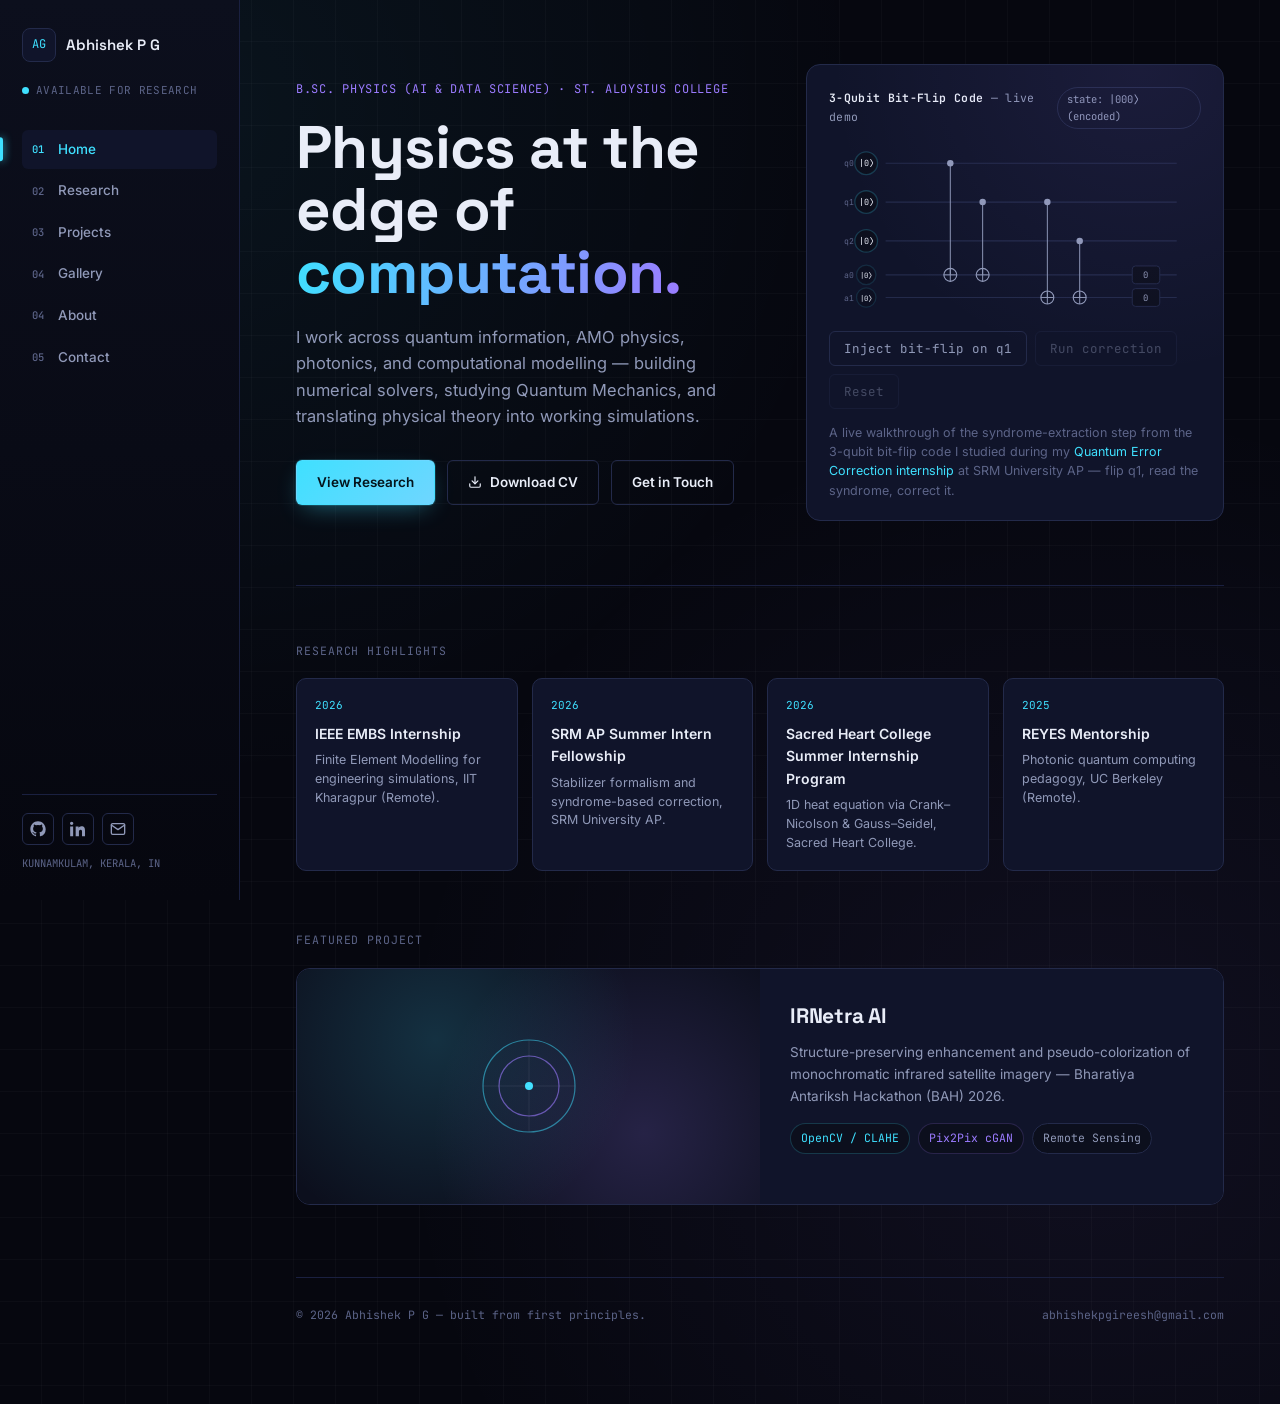
<file: index.html>
<!DOCTYPE html>
<html lang="en">
<head>
<meta charset="UTF-8">
<meta name="viewport" content="width=device-width, initial-scale=1.0">
<title>Abhishek P G — Physics · Quantum Information · Computational Physics</title>
<meta name="description" content="Portfolio of Abhishek P G, B.Sc. Physics undergraduate working across quantum information, AMO physics, photonics, and computational modelling.">
<link rel="icon" type="svg+xml" href="favicon.svg">
<link rel="icon" href="favicon.ico" sizes="any">
<link rel="apple-touch-icon" href="apple-touch-icon.png">
<link rel="preconnect" href="https://fonts.googleapis.com">
<link rel="preconnect" href="https://fonts.gstatic.com" crossorigin>
<link href="https://fonts.googleapis.com/css2?family=Space+Grotesk:wght@500;600;700&family=Inter:wght@400;500;600&family=JetBrains+Mono:wght@400;500&display=swap" rel="stylesheet">
<link rel="stylesheet" href="style.css">
<meta name="google-site-verification" content="LEBsiLvrGMS2A24VOXimTzfGe9EHWyfomTqUq0HoMCs" />
</head>
<body>

<div class="topbar">
  <div class="brand-name">Abhishek P G</div>
  <button class="menu-toggle" aria-label="Open navigation" aria-expanded="false">
    <svg width="18" height="18" viewBox="0 0 24 24" fill="none" stroke="currentColor" stroke-width="2" stroke-linecap="round"><line x1="3" y1="6" x2="21" y2="6"/><line x1="3" y1="12" x2="21" y2="12"/><line x1="3" y1="18" x2="21" y2="18"/></svg>
  </button>
</div>

<div class="shell">
  <aside class="sidebar">
    <div class="brand">
      <div class="brand-mark">AG</div>
      <div class="brand-name">Abhishek P G</div>
    </div>
    <div class="status-row"><span class="status-dot"></span> AVAILABLE FOR RESEARCH</div>

    <nav class="nav-list">
      <a href="index.html"><span class="idx">01</span>Home</a>
      <a href="research.html"><span class="idx">02</span>Research</a>
      <a href="projects.html"><span class="idx">03</span>Projects</a>
       <a href="gallery.html"><span class="idx">04</span>Gallery</a>
      <a href="about.html"><span class="idx">04</span>About</a>
      <a href="contact.html"><span class="idx">05</span>Contact</a>
    </nav>

    <div class="sidebar-foot">
      <div class="sidebar-socials">
        <a class="icon-btn" href="https://github.com/avatheman" target="_blank" rel="noopener" aria-label="GitHub">
          <svg width="16" height="16" viewBox="0 0 24 24" fill="currentColor"><path d="M12 .5C5.73.5.5 5.73.5 12c0 5.08 3.29 9.39 7.86 10.91.57.1.78-.25.78-.55v-1.94c-3.2.7-3.88-1.54-3.88-1.54-.52-1.33-1.28-1.68-1.28-1.68-1.04-.72.08-.7.08-.7 1.15.08 1.76 1.18 1.76 1.18 1.03 1.75 2.7 1.25 3.36.96.1-.75.4-1.25.73-1.54-2.55-.29-5.24-1.28-5.24-5.7 0-1.26.45-2.29 1.18-3.1-.12-.29-.51-1.46.11-3.05 0 0 .96-.31 3.15 1.18a10.9 10.9 0 0 1 5.74 0c2.19-1.49 3.15-1.18 3.15-1.18.62 1.59.23 2.76.11 3.05.73.81 1.18 1.84 1.18 3.1 0 4.43-2.69 5.41-5.25 5.7.41.36.78 1.08.78 2.17v3.22c0 .3.21.66.79.55A10.51 10.51 0 0 0 23.5 12c0-6.27-5.23-11.5-11.5-11.5Z"/></svg>
        </a>
        <a class="icon-btn" href="https://linkedin.com/in/abhishek-p-gireesh" target="_blank" rel="noopener" aria-label="LinkedIn">
          <svg width="16" height="16" viewBox="0 0 24 24" fill="currentColor"><path d="M4.98 3.5C4.98 4.88 3.87 6 2.5 6S0 4.88 0 3.5 1.12 1 2.5 1s2.48 1.12 2.48 2.5ZM.24 8.24h4.5V23H.24V8.24ZM8.5 8.24h4.32v2.01h.06c.6-1.13 2.07-2.33 4.26-2.33 4.55 0 5.39 3 5.39 6.9V23h-4.5v-6.44c0-1.54-.03-3.53-2.15-3.53-2.15 0-2.48 1.68-2.48 3.41V23H8.5V8.24Z"/></svg>
        </a>
        <a class="icon-btn" href="mailto:abhishekpgireesh@gmail.com" aria-label="Email">
          <svg width="16" height="16" viewBox="0 0 24 24" fill="none" stroke="currentColor" stroke-width="2" stroke-linecap="round" stroke-linejoin="round"><rect x="2" y="4" width="20" height="16" rx="2"/><path d="m22 6-10 7L2 6"/></svg>
        </a>
      </div>
      <div class="sidebar-loc">KUNNAMKULAM, KERALA, IN</div>
    </div>
  </aside>

  <main>
    <div class="hero">
      <div>
        <div class="hero-eyebrow">B.SC. PHYSICS (AI &amp; DATA SCIENCE) · ST. ALOYSIUS COLLEGE</div>
        <h1>Physics at the edge of <span class="accent">computation.</span></h1>
        <p class="hero-sub">I work across quantum information, AMO physics, photonics, and computational modelling — building numerical solvers, studying Quantum Mechanics, and translating physical theory into working simulations.</p>
        <div class="hero-cta">
          <a class="btn btn-primary" href="research.html">View Research</a>
          <a class="btn btn-ghost" href="ABHISHEK_PG_CV.pdf" target="_blank" rel="noopener" download>
            <svg width="14" height="14" viewBox="0 0 24 24" fill="none" stroke="currentColor" stroke-width="2" stroke-linecap="round" stroke-linejoin="round"><path d="M21 15v4a2 2 0 0 1-2 2H5a2 2 0 0 1-2-2v-4"/><polyline points="7 10 12 15 17 10"/><line x1="12" y1="15" x2="12" y2="3"/></svg>
            Download CV
          </a>
          <a class="btn btn-ghost" href="contact.html">Get in Touch</a>
        </div>
      </div>

      <div class="circuit-panel" id="circuit-demo">
        <div class="circuit-head">
          <div class="circuit-title"><b>3-Qubit Bit-Flip Code</b> — live demo</div>
          <div class="circuit-state-label" data-state="clean">state: |000⟩ (encoded)</div>
        </div>

        <div class="circuit-svg-wrap">
          <svg viewBox="0 0 460 220" xmlns="http://www.w3.org/2000/svg" role="img" aria-label="Diagram of a 3-qubit bit-flip error correction circuit with two ancilla syndrome qubits">
            <!-- wires -->
            <line class="qline" x1="70" y1="30"  x2="430" y2="30"/>
            <line class="qline" x1="70" y1="78"  x2="430" y2="78"/>
            <line class="qline" x1="70" y1="126" x2="430" y2="126"/>
            <line class="qline" x1="70" y1="168" x2="430" y2="168"/>
            <line class="qline" x1="70" y1="196" x2="430" y2="196"/>

            <text class="wire-label" x="18" y="34">q0</text>
            <text class="wire-label" x="18" y="82">q1</text>
            <text class="wire-label" x="18" y="130">q2</text>
            <text class="wire-label" x="18" y="172">a0</text>
            <text class="wire-label" x="18" y="200">a1</text>

            <!-- CNOT: control q0 -> target a0 -->
            <line class="cnot-line" x1="150" y1="30" x2="150" y2="168"/>
            <circle class="cnot-dot" cx="150" cy="30" r="4"/>
            <circle class="cnot-ring" cx="150" cy="168" r="8"/>
            <line class="cnot-line" x1="150" y1="160" x2="150" y2="176"/>
            <line class="cnot-line" x1="142" y1="168" x2="158" y2="168"/>

            <!-- CNOT: control q1 -> target a0 -->
            <line class="cnot-line" x1="190" y1="78" x2="190" y2="168"/>
            <circle class="cnot-dot" cx="190" cy="78" r="4"/>
            <circle class="cnot-ring" cx="190" cy="168" r="8"/>
            <line class="cnot-line" x1="190" y1="160" x2="190" y2="176"/>
            <line class="cnot-line" x1="182" y1="168" x2="198" y2="168"/>

            <!-- CNOT: control q1 -> target a1 -->
            <line class="cnot-line" x1="270" y1="78" x2="270" y2="196"/>
            <circle class="cnot-dot" cx="270" cy="78" r="4"/>
            <circle class="cnot-ring" cx="270" cy="196" r="8"/>
            <line class="cnot-line" x1="270" y1="188" x2="270" y2="204"/>
            <line class="cnot-line" x1="262" y1="196" x2="278" y2="196"/>

            <!-- CNOT: control q2 -> target a1 -->
            <line class="cnot-line" x1="310" y1="126" x2="310" y2="196"/>
            <circle class="cnot-dot" cx="310" cy="126" r="4"/>
            <circle class="cnot-ring" cx="310" cy="196" r="8"/>
            <line class="cnot-line" x1="310" y1="188" x2="310" y2="204"/>
            <line class="cnot-line" x1="302" y1="196" x2="318" y2="196"/>

            <!-- data qubit state circles -->
            <circle class="qubit-state" id="q0-state" cx="46" cy="30" r="14"/>
            <text class="qubit-ket" id="q0-ket" x="46" y="34">|0⟩</text>
            <circle class="qubit-state" id="q1-state" cx="46" cy="78" r="14"/>
            <text class="qubit-ket" id="q1-ket" x="46" y="82">|0⟩</text>
            <circle class="qubit-state" id="q2-state" cx="46" cy="126" r="14"/>
            <text class="qubit-ket" id="q2-ket" x="46" y="130">|0⟩</text>

            <!-- ancilla initial state -->
            <circle class="qubit-state" cx="46" cy="168" r="12" opacity="0.6"/>
            <text class="qubit-ket" x="46" y="172" style="font-size:9px">|0⟩</text>
            <circle class="qubit-state" cx="46" cy="196" r="12" opacity="0.6"/>
            <text class="qubit-ket" x="46" y="200" style="font-size:9px">|0⟩</text>

            <!-- syndrome readout -->
            <rect class="syndrome-box" id="a0-box" x="375" y="157" width="34" height="22" rx="4"/>
            <text class="syndrome-val" id="a0-val" x="392" y="172">0</text>
            <rect class="syndrome-box" id="a1-box" x="375" y="185" width="34" height="22" rx="4"/>
            <text class="syndrome-val" id="a1-val" x="392" y="200">0</text>
          </svg>
        </div>

        <div class="circuit-controls">
          <button class="btn-mini" id="btn-inject">Inject bit-flip on q1</button>
          <button class="btn-mini violet" id="btn-correct" disabled>Run correction</button>
          <button class="btn-mini" id="btn-reset" disabled>Reset</button>
        </div>
        <p class="circuit-caption">A live walkthrough of the syndrome-extraction step from the 3-qubit bit-flip code I studied during my <a href="research.html">Quantum Error Correction internship</a> at SRM University AP — flip q1, read the syndrome, correct it.</p>
      </div>
    </div>

    <div class="section-label">Research highlights</div>
    <div class="highlights-grid">
      <a class="highlight-card" href="research.html">
        <span class="highlight-year">2026</span>
        <div class="highlight-name">IEEE EMBS Internship</div>
        <div class="highlight-desc">Finite Element Modelling for engineering simulations, IIT Kharagpur (Remote).</div>
      </a>
      <a class="highlight-card" href="research.html">
        <span class="highlight-year">2026</span>
        <div class="highlight-name">SRM AP Summer Intern Fellowship</div>
        <div class="highlight-desc">Stabilizer formalism and syndrome-based correction, SRM University AP.</div>
      </a>
      <a class="highlight-card" href="research.html">
        <span class="highlight-year">2026</span>
        <div class="highlight-name">Sacred Heart College Summer Internship Program</div>
        <div class="highlight-desc">1D heat equation via Crank–Nicolson &amp; Gauss–Seidel, Sacred Heart College.</div>
      </a>
      <a class="highlight-card" href="research.html">
        <span class="highlight-year">2025</span>
        <div class="highlight-name">REYES Mentorship</div>
        <div class="highlight-desc">Photonic quantum computing pedagogy, UC Berkeley (Remote).</div>
      </a>
    </div>

    <div class="section-label">Featured project</div>
    <a class="featured-project" href="projects.html" style="text-decoration:none;">
      <div class="featured-visual">
        <svg width="120" height="120" viewBox="0 0 120 120" fill="none">
          <circle cx="60" cy="60" r="46" stroke="#3fe0ff" stroke-opacity="0.5" stroke-width="1.2"/>
          <circle cx="60" cy="60" r="30" stroke="#9b7bff" stroke-opacity="0.6" stroke-width="1.2"/>
          <circle cx="60" cy="60" r="4" fill="#3fe0ff"/>
          <path d="M60 14v92M14 60h92" stroke="#e9edf8" stroke-opacity="0.08"/>
        </svg>
      </div>
      <div class="featured-body">
        <h3>IRNetra AI</h3>
        <p>Structure-preserving enhancement and pseudo-colorization of monochromatic infrared satellite imagery — Bharatiya Antariksh Hackathon (BAH) 2026.</p>
        <div class="featured-tags">
          <span class="tag cyan">OpenCV / CLAHE</span>
          <span class="tag violet">Pix2Pix cGAN</span>
          <span class="tag">Remote Sensing</span>
        </div>
      </div>
    </a>

    <footer class="site-footer">
      <div>© 2026 Abhishek P G — built from first principles.</div>
      <div><a href="contact.html">abhishekpgireesh@gmail.com</a></div>
    </footer>
  </main>
</div>

<script src="main.js"></script>
</body>
</html>
</file>
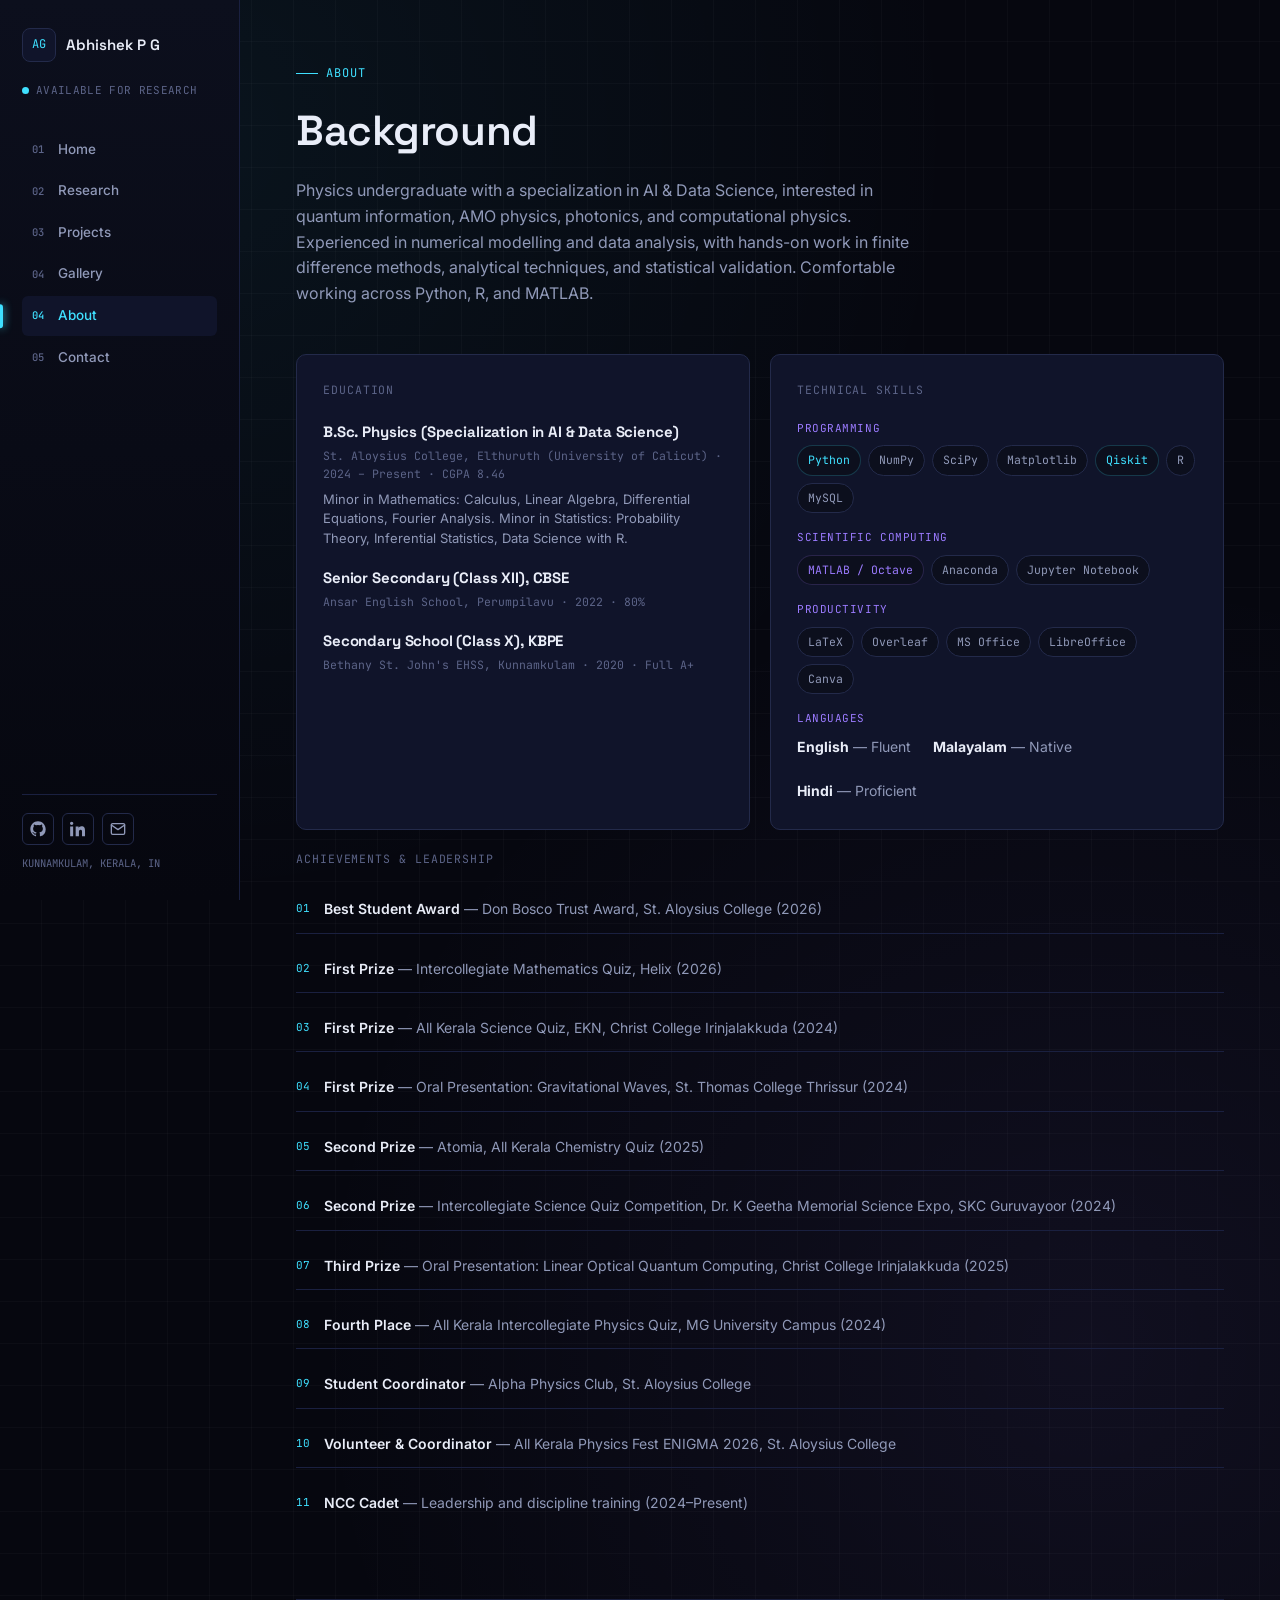
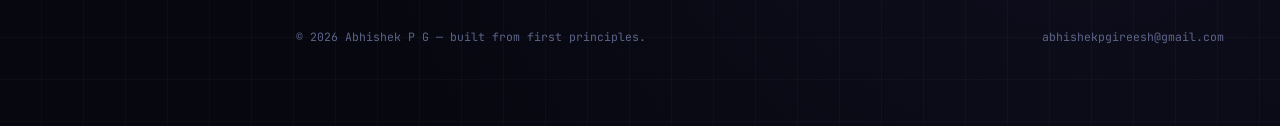
<file: about.html>
<!DOCTYPE html>
<html lang="en">
<head>
<meta charset="UTF-8">
<meta name="viewport" content="width=device-width, initial-scale=1.0">
<title>About — Abhishek P G</title>
<meta name="description" content="Background, education, technical skills, and achievements of Abhishek P G, B.Sc. Physics (AI & Data Science) at St. Aloysius College.">
<link rel="canonical" href="https://avatheman.github.io/about.html">
<meta property="og:type" content="website">
<meta property="og:url" content="https://avatheman.github.io/about.html">
<meta property="og:title" content="About — Abhishek P G">
<meta property="og:description" content="Background, education, technical skills, and achievements of Abhishek P G, B.Sc. Physics (AI & Data Science) at St. Aloysius College.">
<meta property="og:image" content="https://avatheman.github.io/og-image.png">
<meta name="twitter:card" content="summary_large_image">
<meta name="twitter:title" content="About — Abhishek P G">
<meta name="twitter:description" content="Background, education, technical skills, and achievements of Abhishek P G, B.Sc. Physics (AI & Data Science) at St. Aloysius College.">
<meta name="twitter:image" content="https://avatheman.github.io/og-image.png">
<meta name="theme-color" content="#06070f">
<link rel="icon" type="image/svg+xml" href="favicon.svg">
<link rel="icon" href="favicon.ico" sizes="any">
<link rel="apple-touch-icon" href="apple-touch-icon.png">
<link rel="preconnect" href="https://fonts.googleapis.com">
<link rel="preconnect" href="https://fonts.gstatic.com" crossorigin>
<link href="https://fonts.googleapis.com/css2?family=Space+Grotesk:wght@500;600;700&family=Inter:wght@400;500;600&family=JetBrains+Mono:wght@400;500&display=swap" rel="stylesheet">
<link rel="stylesheet" href="style.css">
</head>
<body>

<div class="topbar">
  <div class="brand-name">Abhishek P G</div>
  <button class="menu-toggle" aria-label="Open navigation" aria-expanded="false">
    <svg width="18" height="18" viewBox="0 0 24 24" fill="none" stroke="currentColor" stroke-width="2" stroke-linecap="round"><line x1="3" y1="6" x2="21" y2="6"/><line x1="3" y1="12" x2="21" y2="12"/><line x1="3" y1="18" x2="21" y2="18"/></svg>
  </button>
</div>

<div class="shell">
  <aside class="sidebar">
    <div class="brand">
      <div class="brand-mark">AG</div>
      <div class="brand-name">Abhishek P G</div>
    </div>
    <div class="status-row"><span class="status-dot"></span> AVAILABLE FOR RESEARCH</div>

    <nav class="nav-list">
      <a href="index.html"><span class="idx">01</span>Home</a>
      <a href="research.html"><span class="idx">02</span>Research</a>
      <a href="projects.html"><span class="idx">03</span>Projects</a>
      <a href="gallery.html"><span class="idx">04</span>Gallery</a>
      <a href="about.html"><span class="idx">04</span>About</a>
      <a href="contact.html"><span class="idx">05</span>Contact</a>
    </nav>

    <div class="sidebar-foot">
      <div class="sidebar-socials">
        <a class="icon-btn" href="https://github.com/avatheman" target="_blank" rel="noopener" aria-label="GitHub">
          <svg width="16" height="16" viewBox="0 0 24 24" fill="currentColor"><path d="M12 .5C5.73.5.5 5.73.5 12c0 5.08 3.29 9.39 7.86 10.91.57.1.78-.25.78-.55v-1.94c-3.2.7-3.88-1.54-3.88-1.54-.52-1.33-1.28-1.68-1.28-1.68-1.04-.72.08-.7.08-.7 1.15.08 1.76 1.18 1.76 1.18 1.03 1.75 2.7 1.25 3.36.96.1-.75.4-1.25.73-1.54-2.55-.29-5.24-1.28-5.24-5.7 0-1.26.45-2.29 1.18-3.1-.12-.29-.51-1.46.11-3.05 0 0 .96-.31 3.15 1.18a10.9 10.9 0 0 1 5.74 0c2.19-1.49 3.15-1.18 3.15-1.18.62 1.59.23 2.76.11 3.05.73.81 1.18 1.84 1.18 3.1 0 4.43-2.69 5.41-5.25 5.7.41.36.78 1.08.78 2.17v3.22c0 .3.21.66.79.55A10.51 10.51 0 0 0 23.5 12c0-6.27-5.23-11.5-11.5-11.5Z"/></svg>
        </a>
        <a class="icon-btn" href="https://linkedin.com/in/abhishek-p-gireesh" target="_blank" rel="noopener" aria-label="LinkedIn">
          <svg width="16" height="16" viewBox="0 0 24 24" fill="currentColor"><path d="M4.98 3.5C4.98 4.88 3.87 6 2.5 6S0 4.88 0 3.5 1.12 1 2.5 1s2.48 1.12 2.48 2.5ZM.24 8.24h4.5V23H.24V8.24ZM8.5 8.24h4.32v2.01h.06c.6-1.13 2.07-2.33 4.26-2.33 4.55 0 5.39 3 5.39 6.9V23h-4.5v-6.44c0-1.54-.03-3.53-2.15-3.53-2.15 0-2.48 1.68-2.48 3.41V23H8.5V8.24Z"/></svg>
        </a>
        <a class="icon-btn" href="mailto:abhishekpgireesh@gmail.com" aria-label="Email">
          <svg width="16" height="16" viewBox="0 0 24 24" fill="none" stroke="currentColor" stroke-width="2" stroke-linecap="round" stroke-linejoin="round"><rect x="2" y="4" width="20" height="16" rx="2"/><path d="m22 6-10 7L2 6"/></svg>
        </a>
      </div>
      <div class="sidebar-loc">KUNNAMKULAM, KERALA, IN</div>
    </div>
  </aside>

  <main>
    <div class="container">
      <div class="page-eyebrow">About</div>
      <h1 class="page-title">Background</h1>
      <p class="page-lede">Physics undergraduate with a specialization in AI &amp; Data Science, interested in quantum information, AMO physics, photonics, and computational physics. Experienced in numerical modelling and data analysis, with hands-on work in finite difference methods, analytical techniques, and statistical validation. Comfortable working across Python, R, and MATLAB.</p>

      <div class="about-grid">
        <div class="card">
          <div class="section-label" style="margin-bottom:20px;">Education</div>
          <div class="edu-item">
            <h4>B.Sc. Physics (Specialization in AI &amp; Data Science)</h4>
            <div class="edu-meta">St. Aloysius College, Elthuruth (University of Calicut) · 2024 – Present · CGPA 8.46</div>
            <p>Minor in Mathematics: Calculus, Linear Algebra, Differential Equations, Fourier Analysis. Minor in Statistics: Probability Theory, Inferential Statistics, Data Science with R.</p>
          </div>
          <div class="edu-item">
            <h4>Senior Secondary (Class XII), CBSE</h4>
            <div class="edu-meta">Ansar English School, Perumpilavu · 2022 · 80%</div>
          </div>
          <div class="edu-item">
            <h4>Secondary School (Class X), KBPE</h4>
            <div class="edu-meta">Bethany St. John's EHSS, Kunnamkulam · 2020 · Full A+</div>
          </div>
        </div>

        <div class="card">
          <div class="section-label" style="margin-bottom:20px;">Technical Skills</div>
          <div class="skill-row">
            <div class="skill-cat">Programming</div>
            <div class="skill-tags">
              <span class="tag cyan">Python</span><span class="tag">NumPy</span><span class="tag">SciPy</span><span class="tag">Matplotlib</span><span class="tag cyan">Qiskit</span><span class="tag">R</span><span class="tag">MySQL</span>
            </div>
          </div>
          <div class="skill-row">
            <div class="skill-cat">Scientific Computing</div>
            <div class="skill-tags">
              <span class="tag violet">MATLAB / Octave</span><span class="tag">Anaconda</span><span class="tag">Jupyter Notebook</span>
            </div>
          </div>
          <div class="skill-row">
            <div class="skill-cat">Productivity</div>
            <div class="skill-tags">
              <span class="tag">LaTeX</span><span class="tag">Overleaf</span><span class="tag">MS Office</span><span class="tag">LibreOffice</span><span class="tag">Canva</span>
            </div>
          </div>
          <div class="skill-row" style="margin-bottom:0;">
            <div class="skill-cat">Languages</div>
            <div class="lang-row">
              <span class="lang-item"><b>English</b> — Fluent</span>
              <span class="lang-item"><b>Malayalam</b> — Native</span>
              <span class="lang-item"><b>Hindi</b> — Proficient</span>
            </div>
          </div>
        </div>
      </div>

      <div class="section-label">Achievements &amp; leadership</div>
      <div class="achv-list">
        <div class="achv-item"><span class="achv-mark">01</span><span><b>Best Student Award</b> — Don Bosco Trust Award, St. Aloysius College (2026)</span></div>
        <div class="achv-item"><span class="achv-mark">02</span><span><b>First Prize</b> — Intercollegiate Mathematics Quiz, Helix (2026)</span></div>
        <div class="achv-item"><span class="achv-mark">03</span><span><b>First Prize</b> — All Kerala Science Quiz, EKN, Christ College Irinjalakkuda (2024)</span></div>
        <div class="achv-item"><span class="achv-mark">04</span><span><b>First Prize</b> — Oral Presentation: Gravitational Waves, St. Thomas College Thrissur (2024)</span></div>
        <div class="achv-item"><span class="achv-mark">05</span><span><b>Second Prize</b> — Atomia, All Kerala Chemistry Quiz (2025)</span></div>
        <div class="achv-item"><span class="achv-mark">06</span><span><b>Second Prize</b> — Intercollegiate Science Quiz Competition, Dr. K Geetha Memorial Science Expo, SKC Guruvayoor (2024)</span></div>
        <div class="achv-item"><span class="achv-mark">07</span><span><b>Third Prize</b> — Oral Presentation: Linear Optical Quantum Computing, Christ College Irinjalakkuda (2025)</span></div>
        <div class="achv-item"><span class="achv-mark">08</span><span><b>Fourth Place</b> — All Kerala Intercollegiate Physics Quiz, MG University Campus (2024)</span></div>
        <div class="achv-item"><span class="achv-mark">09</span><span><b>Student Coordinator</b> — Alpha Physics Club, St. Aloysius College</span></div>
        <div class="achv-item"><span class="achv-mark">10</span><span><b>Volunteer &amp; Coordinator</b> — All Kerala Physics Fest ENIGMA 2026, St. Aloysius College</span></div>
        <div class="achv-item"><span class="achv-mark">11</span><span><b>NCC Cadet</b> — Leadership and discipline training (2024–Present)</span></div>
      </div>

     
      <footer class="site-footer">
        <div>© 2026 Abhishek P G — built from first principles.</div>
        <div><a href="contact.html">abhishekpgireesh@gmail.com</a></div>
      </footer>
    </div>
  </main>
</div>

<!-- Privacy-friendly analytics (GoatCounter) — no cookies, no personal data.
     Replace YOURCODE with your own GoatCounter site code after signing up
     at goatcounter.com/signup — see instructions below. -->
<script data-goatcounter="https://YOURCODE.goatcounter.com/count" async src="//gc.zgo.at/count.js"></script>
<script src="main.js"></script>
</body>
</html>
</file>
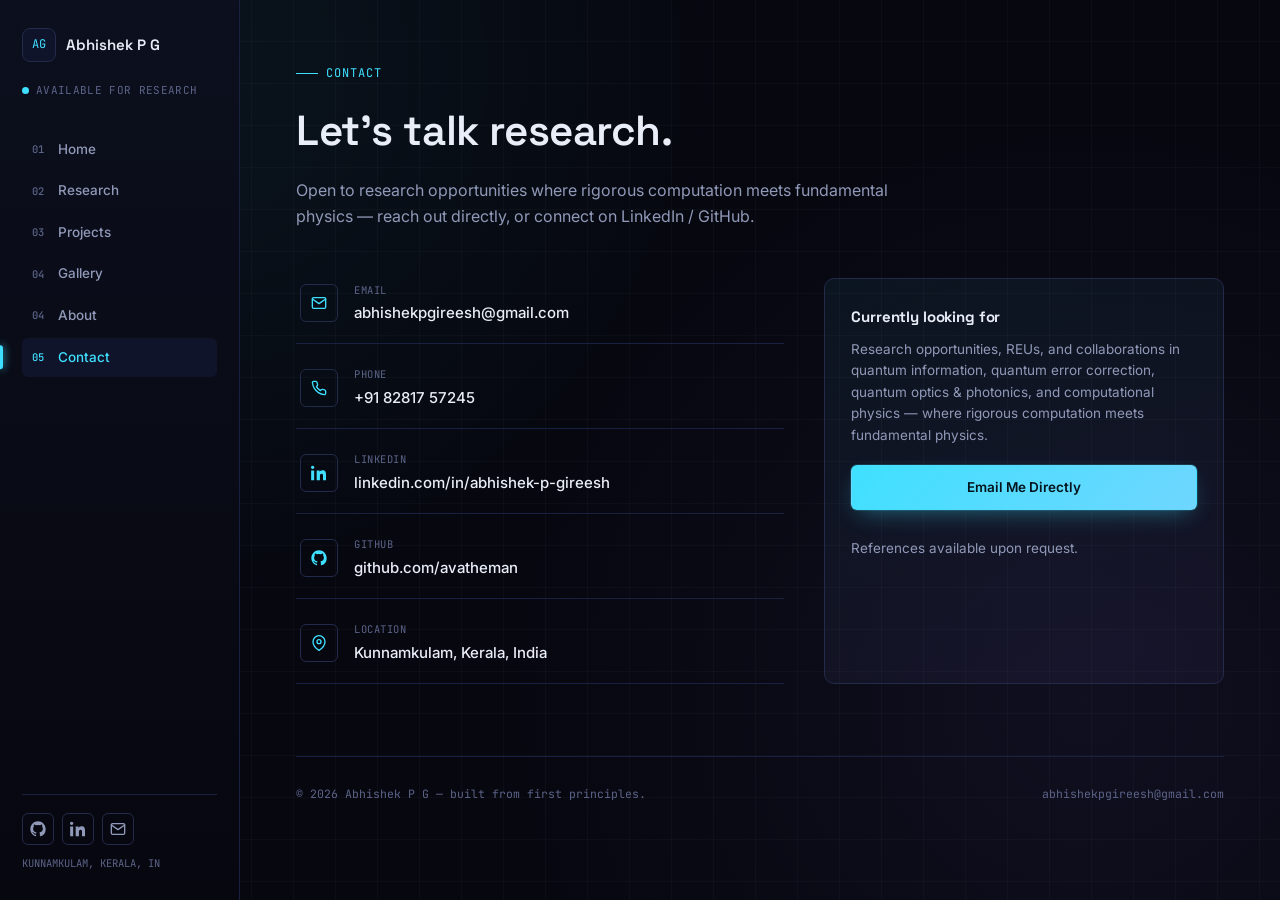
<file: contact.html>
<!DOCTYPE html>
<html lang="en">
<head>
<meta charset="UTF-8">
<meta name="viewport" content="width=device-width, initial-scale=1.0">
<title>Contact — Abhishek P G</title>
<link rel="icon" type="svg+xml" href="favicon.svg">
<link rel="icon" href="favicon.ico" sizes="any">
<link rel="apple-touch-icon" href="apple-touch-icon.png">
<link rel="preconnect" href="https://fonts.googleapis.com">
<link rel="preconnect" href="https://fonts.gstatic.com" crossorigin>
<link href="https://fonts.googleapis.com/css2?family=Space+Grotesk:wght@500;600;700&family=Inter:wght@400;500;600&family=JetBrains+Mono:wght@400;500&display=swap" rel="stylesheet">
<link rel="stylesheet" href="style.css">
</head>
<body>

<div class="topbar">
  <div class="brand-name">Abhishek P G</div>
  <button class="menu-toggle" aria-label="Open navigation" aria-expanded="false">
    <svg width="18" height="18" viewBox="0 0 24 24" fill="none" stroke="currentColor" stroke-width="2" stroke-linecap="round"><line x1="3" y1="6" x2="21" y2="6"/><line x1="3" y1="12" x2="21" y2="12"/><line x1="3" y1="18" x2="21" y2="18"/></svg>
  </button>
</div>

<div class="shell">
  <aside class="sidebar">
    <div class="brand">
      <div class="brand-mark">AG</div>
      <div class="brand-name">Abhishek P G</div>
    </div>
    <div class="status-row"><span class="status-dot"></span> AVAILABLE FOR RESEARCH</div>

    <nav class="nav-list">
      <a href="index.html"><span class="idx">01</span>Home</a>
      <a href="research.html"><span class="idx">02</span>Research</a>
      <a href="projects.html"><span class="idx">03</span>Projects</a>
       <a href="gallery.html"><span class="idx">04</span>Gallery</a>
      <a href="about.html"><span class="idx">04</span>About</a>
      <a href="contact.html"><span class="idx">05</span>Contact</a>
    </nav>

    <div class="sidebar-foot">
      <div class="sidebar-socials">
        <a class="icon-btn" href="https://github.com/avatheman" target="_blank" rel="noopener" aria-label="GitHub">
          <svg width="16" height="16" viewBox="0 0 24 24" fill="currentColor"><path d="M12 .5C5.73.5.5 5.73.5 12c0 5.08 3.29 9.39 7.86 10.91.57.1.78-.25.78-.55v-1.94c-3.2.7-3.88-1.54-3.88-1.54-.52-1.33-1.28-1.68-1.28-1.68-1.04-.72.08-.7.08-.7 1.15.08 1.76 1.18 1.76 1.18 1.03 1.75 2.7 1.25 3.36.96.1-.75.4-1.25.73-1.54-2.55-.29-5.24-1.28-5.24-5.7 0-1.26.45-2.29 1.18-3.1-.12-.29-.51-1.46.11-3.05 0 0 .96-.31 3.15 1.18a10.9 10.9 0 0 1 5.74 0c2.19-1.49 3.15-1.18 3.15-1.18.62 1.59.23 2.76.11 3.05.73.81 1.18 1.84 1.18 3.1 0 4.43-2.69 5.41-5.25 5.7.41.36.78 1.08.78 2.17v3.22c0 .3.21.66.79.55A10.51 10.51 0 0 0 23.5 12c0-6.27-5.23-11.5-11.5-11.5Z"/></svg>
        </a>
        <a class="icon-btn" href="https://linkedin.com/in/abhishek-p-gireesh" target="_blank" rel="noopener" aria-label="LinkedIn">
          <svg width="16" height="16" viewBox="0 0 24 24" fill="currentColor"><path d="M4.98 3.5C4.98 4.88 3.87 6 2.5 6S0 4.88 0 3.5 1.12 1 2.5 1s2.48 1.12 2.48 2.5ZM.24 8.24h4.5V23H.24V8.24ZM8.5 8.24h4.32v2.01h.06c.6-1.13 2.07-2.33 4.26-2.33 4.55 0 5.39 3 5.39 6.9V23h-4.5v-6.44c0-1.54-.03-3.53-2.15-3.53-2.15 0-2.48 1.68-2.48 3.41V23H8.5V8.24Z"/></svg>
        </a>
        <a class="icon-btn" href="mailto:abhishekpgireesh@gmail.com" aria-label="Email">
          <svg width="16" height="16" viewBox="0 0 24 24" fill="none" stroke="currentColor" stroke-width="2" stroke-linecap="round" stroke-linejoin="round"><rect x="2" y="4" width="20" height="16" rx="2"/><path d="m22 6-10 7L2 6"/></svg>
        </a>
      </div>
      <div class="sidebar-loc">KUNNAMKULAM, KERALA, IN</div>
    </div>
  </aside>

  <main>
    <div class="container">
      <div class="page-eyebrow">Contact</div>
      <h1 class="page-title">Let's talk research.</h1>
      <p class="page-lede">Open to research opportunities where rigorous computation meets fundamental physics — reach out directly, or connect on LinkedIn / GitHub.</p>

      <div class="contact-grid">
        <div class="contact-list">
          <a class="contact-row" href="mailto:abhishekpgireesh@gmail.com">
            <div class="contact-icon">
              <svg width="16" height="16" viewBox="0 0 24 24" fill="none" stroke="currentColor" stroke-width="2" stroke-linecap="round" stroke-linejoin="round"><rect x="2" y="4" width="20" height="16" rx="2"/><path d="m22 6-10 7L2 6"/></svg>
            </div>
            <div>
              <div class="contact-label">Email</div>
              <div class="contact-value">abhishekpgireesh@gmail.com</div>
            </div>
          </a>
          <a class="contact-row" href="tel:+918281757245">
            <div class="contact-icon">
              <svg width="16" height="16" viewBox="0 0 24 24" fill="none" stroke="currentColor" stroke-width="2" stroke-linecap="round" stroke-linejoin="round"><path d="M22 16.92v3a2 2 0 0 1-2.18 2 19.79 19.79 0 0 1-8.63-3.07 19.5 19.5 0 0 1-6-6 19.79 19.79 0 0 1-3.07-8.67A2 2 0 0 1 4.11 2h3a2 2 0 0 1 2 1.72c.127.96.362 1.903.7 2.81a2 2 0 0 1-.45 2.11L8.09 9.91a16 16 0 0 0 6 6l1.27-1.27a2 2 0 0 1 2.11-.45c.907.338 1.85.573 2.81.7A2 2 0 0 1 22 16.92Z"/></svg>
            </div>
            <div>
              <div class="contact-label">Phone</div>
              <div class="contact-value">+91 82817 57245</div>
            </div>
          </a>
          <a class="contact-row" href="https://linkedin.com/in/abhishek-p-gireesh" target="_blank" rel="noopener">
            <div class="contact-icon">
              <svg width="16" height="16" viewBox="0 0 24 24" fill="currentColor"><path d="M4.98 3.5C4.98 4.88 3.87 6 2.5 6S0 4.88 0 3.5 1.12 1 2.5 1s2.48 1.12 2.48 2.5ZM.24 8.24h4.5V23H.24V8.24ZM8.5 8.24h4.32v2.01h.06c.6-1.13 2.07-2.33 4.26-2.33 4.55 0 5.39 3 5.39 6.9V23h-4.5v-6.44c0-1.54-.03-3.53-2.15-3.53-2.15 0-2.48 1.68-2.48 3.41V23H8.5V8.24Z"/></svg>
            </div>
            <div>
              <div class="contact-label">LinkedIn</div>
              <div class="contact-value">linkedin.com/in/abhishek-p-gireesh</div>
            </div>
          </a>
          <a class="contact-row" href="https://github.com/avatheman" target="_blank" rel="noopener">
            <div class="contact-icon">
              <svg width="16" height="16" viewBox="0 0 24 24" fill="currentColor"><path d="M12 .5C5.73.5.5 5.73.5 12c0 5.08 3.29 9.39 7.86 10.91.57.1.78-.25.78-.55v-1.94c-3.2.7-3.88-1.54-3.88-1.54-.52-1.33-1.28-1.68-1.28-1.68-1.04-.72.08-.7.08-.7 1.15.08 1.76 1.18 1.76 1.18 1.03 1.75 2.7 1.25 3.36.96.1-.75.4-1.25.73-1.54-2.55-.29-5.24-1.28-5.24-5.7 0-1.26.45-2.29 1.18-3.1-.12-.29-.51-1.46.11-3.05 0 0 .96-.31 3.15 1.18a10.9 10.9 0 0 1 5.74 0c2.19-1.49 3.15-1.18 3.15-1.18.62 1.59.23 2.76.11 3.05.73.81 1.18 1.84 1.18 3.1 0 4.43-2.69 5.41-5.25 5.7.41.36.78 1.08.78 2.17v3.22c0 .3.21.66.79.55A10.51 10.51 0 0 0 23.5 12c0-6.27-5.23-11.5-11.5-11.5Z"/></svg>
            </div>
            <div>
              <div class="contact-label">GitHub</div>
              <div class="contact-value">github.com/avatheman</div>
            </div>
          </a>
          <a class="contact-row" href="https://maps.google.com/?q=Kunnamkulam,Kerala,India" target="_blank" rel="noopener">
            <div class="contact-icon">
              <svg width="16" height="16" viewBox="0 0 24 24" fill="none" stroke="currentColor" stroke-width="2" stroke-linecap="round" stroke-linejoin="round"><path d="M21 10c0 7-9 13-9 13s-9-6-9-13a9 9 0 0 1 18 0Z"/><circle cx="12" cy="10" r="3"/></svg>
            </div>
            <div>
              <div class="contact-label">Location</div>
              <div class="contact-value">Kunnamkulam, Kerala, India</div>
            </div>
          </a>
        </div>

        <div class="card availability-card">
          <h4>Currently looking for</h4>
          <p>Research opportunities, REUs, and collaborations in quantum information, quantum error correction, quantum optics &amp; photonics, and computational physics — where rigorous computation meets fundamental physics.</p>
          <a class="btn btn-primary" href="mailto:abhishekpgireesh@gmail.com" style="width:100%; justify-content:center;">Email Me Directly</a>
          <p class="contact-note">References available upon request.</p>
        </div>
      </div>

      <footer class="site-footer">
        <div>© 2026 Abhishek P G — built from first principles.</div>
        <div><a href="mailto:abhishekpgireesh@gmail.com">abhishekpgireesh@gmail.com</a></div>
      </footer>
    </div>
  </main>
</div>

<script src="main.js"></script>
</body>
</html>
</file>
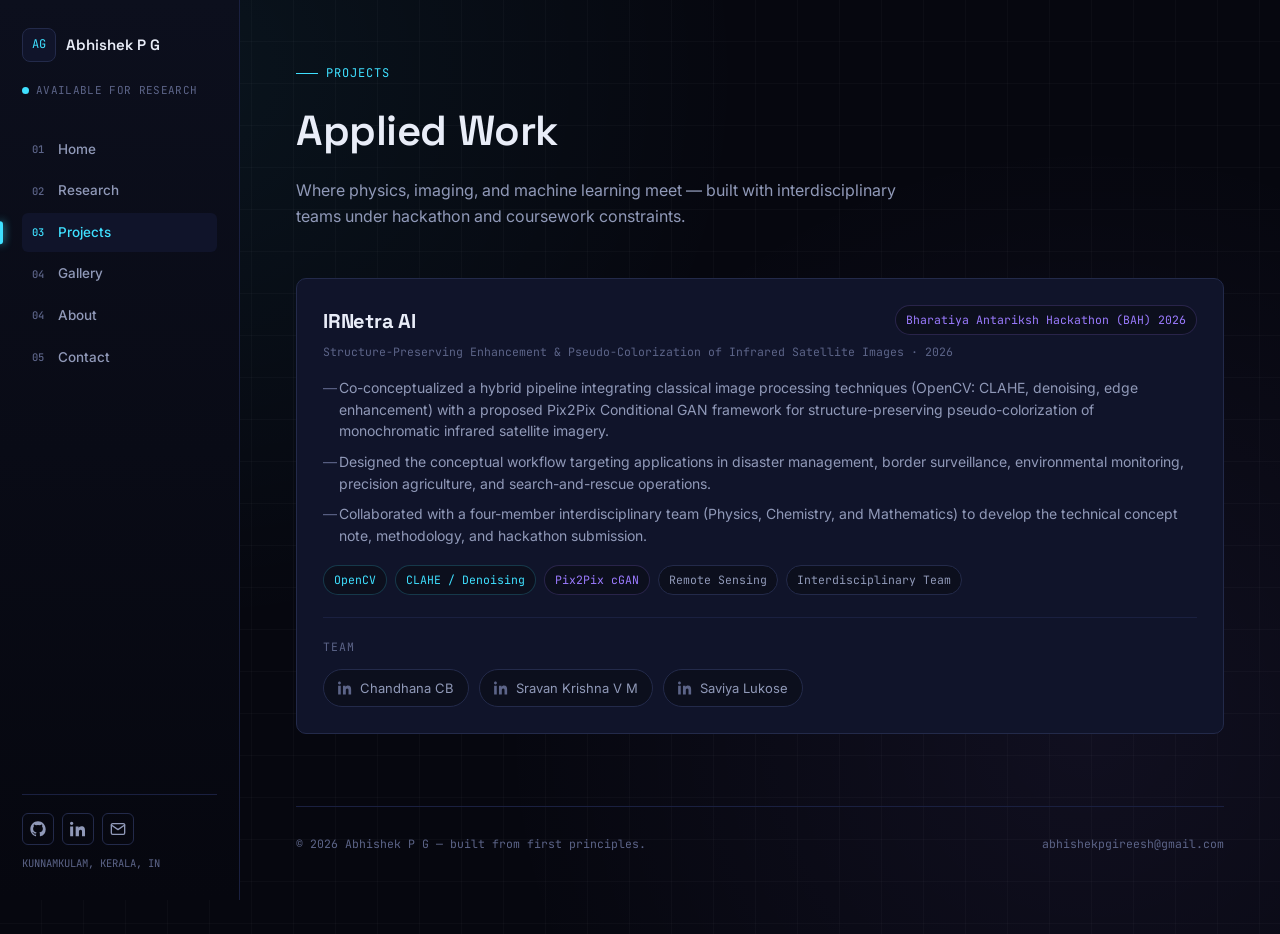
<file: projects.html>
<!DOCTYPE html>
<html lang="en">
<head>
<meta charset="UTF-8">
<meta name="viewport" content="width=device-width, initial-scale=1.0">
<title>Projects — Abhishek P G</title>
<link rel="icon" type="svg+xml" href="favicon.svg">
<link rel="icon" href="favicon.ico" sizes="any">
<link rel="apple-touch-icon" href="apple-touch-icon.png">
<link rel="preconnect" href="https://fonts.googleapis.com">
<link rel="preconnect" href="https://fonts.gstatic.com" crossorigin>
<link href="https://fonts.googleapis.com/css2?family=Space+Grotesk:wght@500;600;700&family=Inter:wght@400;500;600&family=JetBrains+Mono:wght@400;500&display=swap" rel="stylesheet">
<link rel="stylesheet" href="style.css">
</head>
<body>

<div class="topbar">
  <div class="brand-name">Abhishek P G</div>
  <button class="menu-toggle" aria-label="Open navigation" aria-expanded="false">
    <svg width="18" height="18" viewBox="0 0 24 24" fill="none" stroke="currentColor" stroke-width="2" stroke-linecap="round"><line x1="3" y1="6" x2="21" y2="6"/><line x1="3" y1="12" x2="21" y2="12"/><line x1="3" y1="18" x2="21" y2="18"/></svg>
  </button>
</div>

<div class="shell">
  <aside class="sidebar">
    <div class="brand">
      <div class="brand-mark">AG</div>
      <div class="brand-name">Abhishek P G</div>
    </div>
    <div class="status-row"><span class="status-dot"></span> AVAILABLE FOR RESEARCH</div>

    <nav class="nav-list">
      <a href="index.html"><span class="idx">01</span>Home</a>
      <a href="research.html"><span class="idx">02</span>Research</a>
      <a href="projects.html"><span class="idx">03</span>Projects</a>
     <a href="gallery.html"><span class="idx">04</span>Gallery</a>
      <a href="about.html"><span class="idx">04</span>About</a>
      <a href="contact.html"><span class="idx">05</span>Contact</a>
    </nav>

    <div class="sidebar-foot">
      <div class="sidebar-socials">
        <a class="icon-btn" href="https://github.com/avatheman" target="_blank" rel="noopener" aria-label="GitHub">
          <svg width="16" height="16" viewBox="0 0 24 24" fill="currentColor"><path d="M12 .5C5.73.5.5 5.73.5 12c0 5.08 3.29 9.39 7.86 10.91.57.1.78-.25.78-.55v-1.94c-3.2.7-3.88-1.54-3.88-1.54-.52-1.33-1.28-1.68-1.28-1.68-1.04-.72.08-.7.08-.7 1.15.08 1.76 1.18 1.76 1.18 1.03 1.75 2.7 1.25 3.36.96.1-.75.4-1.25.73-1.54-2.55-.29-5.24-1.28-5.24-5.7 0-1.26.45-2.29 1.18-3.1-.12-.29-.51-1.46.11-3.05 0 0 .96-.31 3.15 1.18a10.9 10.9 0 0 1 5.74 0c2.19-1.49 3.15-1.18 3.15-1.18.62 1.59.23 2.76.11 3.05.73.81 1.18 1.84 1.18 3.1 0 4.43-2.69 5.41-5.25 5.7.41.36.78 1.08.78 2.17v3.22c0 .3.21.66.79.55A10.51 10.51 0 0 0 23.5 12c0-6.27-5.23-11.5-11.5-11.5Z"/></svg>
        </a>
        <a class="icon-btn" href="https://linkedin.com/in/abhishek-p-gireesh" target="_blank" rel="noopener" aria-label="LinkedIn">
          <svg width="16" height="16" viewBox="0 0 24 24" fill="currentColor"><path d="M4.98 3.5C4.98 4.88 3.87 6 2.5 6S0 4.88 0 3.5 1.12 1 2.5 1s2.48 1.12 2.48 2.5ZM.24 8.24h4.5V23H.24V8.24ZM8.5 8.24h4.32v2.01h.06c.6-1.13 2.07-2.33 4.26-2.33 4.55 0 5.39 3 5.39 6.9V23h-4.5v-6.44c0-1.54-.03-3.53-2.15-3.53-2.15 0-2.48 1.68-2.48 3.41V23H8.5V8.24Z"/></svg>
        </a>
        <a class="icon-btn" href="mailto:abhishekpgireesh@gmail.com" aria-label="Email">
          <svg width="16" height="16" viewBox="0 0 24 24" fill="none" stroke="currentColor" stroke-width="2" stroke-linecap="round" stroke-linejoin="round"><rect x="2" y="4" width="20" height="16" rx="2"/><path d="m22 6-10 7L2 6"/></svg>
        </a>
      </div>
      <div class="sidebar-loc">KUNNAMKULAM, KERALA, IN</div>
    </div>
  </aside>

  <main>
    <div class="container">
      <div class="page-eyebrow">Projects</div>
      <h1 class="page-title">Applied Work</h1>
      <p class="page-lede">Where physics, imaging, and machine learning meet — built with interdisciplinary teams under hackathon and coursework constraints.</p>

      <div class="card project-card">
        <div class="project-head">
          <h3>IRNetra AI</h3>
          <span class="tag violet">Bharatiya Antariksh Hackathon (BAH) 2026</span>
        </div>
        <div class="project-meta">Structure-Preserving Enhancement &amp; Pseudo-Colorization of Infrared Satellite Images · 2026</div>
        <ul>
          <li>Co-conceptualized a hybrid pipeline integrating classical image processing techniques (OpenCV: CLAHE, denoising, edge enhancement) with a proposed Pix2Pix Conditional GAN framework for structure-preserving pseudo-colorization of monochromatic infrared satellite imagery.</li>
          <li>Designed the conceptual workflow targeting applications in disaster management, border surveillance, environmental monitoring, precision agriculture, and search-and-rescue operations.</li>
          <li>Collaborated with a four-member interdisciplinary team (Physics, Chemistry, and Mathematics) to develop the technical concept note, methodology, and hackathon submission.</li>
        </ul>
        <div class="project-tags">
          <span class="tag cyan">OpenCV</span>
          <span class="tag cyan">CLAHE / Denoising</span>
          <span class="tag violet">Pix2Pix cGAN</span>
          <span class="tag">Remote Sensing</span>
          <span class="tag">Interdisciplinary Team</span>
        </div>

        <div class="project-team">
          <div class="section-label" style="margin-bottom:12px;">Team</div>
          <div class="team-grid">
            <a class="team-member" href="https://www.linkedin.com/in/chandhana-cb-1b3716414/" target="_blank" rel="noopener">
              <svg width="14" height="14" viewBox="0 0 24 24" fill="currentColor"><path d="M4.98 3.5C4.98 4.88 3.87 6 2.5 6S0 4.88 0 3.5 1.12 1 2.5 1s2.48 1.12 2.48 2.5ZM.24 8.24h4.5V23H.24V8.24ZM8.5 8.24h4.32v2.01h.06c.6-1.13 2.07-2.33 4.26-2.33 4.55 0 5.39 3 5.39 6.9V23h-4.5v-6.44c0-1.54-.03-3.53-2.15-3.53-2.15 0-2.48 1.68-2.48 3.41V23H8.5V8.24Z"/></svg>
              Chandhana CB
            </a>
            <a class="team-member" href="https://www.linkedin.com/in/sravan-krishna-v-m-2640483b8/" target="_blank" rel="noopener">
              <svg width="14" height="14" viewBox="0 0 24 24" fill="currentColor"><path d="M4.98 3.5C4.98 4.88 3.87 6 2.5 6S0 4.88 0 3.5 1.12 1 2.5 1s2.48 1.12 2.48 2.5ZM.24 8.24h4.5V23H.24V8.24ZM8.5 8.24h4.32v2.01h.06c.6-1.13 2.07-2.33 4.26-2.33 4.55 0 5.39 3 5.39 6.9V23h-4.5v-6.44c0-1.54-.03-3.53-2.15-3.53-2.15 0-2.48 1.68-2.48 3.41V23H8.5V8.24Z"/></svg>
              Sravan Krishna V M
            </a>
            <a class="team-member" href="https://www.linkedin.com/in/saviya-lukose-763322356/" target="_blank" rel="noopener">
              <svg width="14" height="14" viewBox="0 0 24 24" fill="currentColor"><path d="M4.98 3.5C4.98 4.88 3.87 6 2.5 6S0 4.88 0 3.5 1.12 1 2.5 1s2.48 1.12 2.48 2.5ZM.24 8.24h4.5V23H.24V8.24ZM8.5 8.24h4.32v2.01h.06c.6-1.13 2.07-2.33 4.26-2.33 4.55 0 5.39 3 5.39 6.9V23h-4.5v-6.44c0-1.54-.03-3.53-2.15-3.53-2.15 0-2.48 1.68-2.48 3.41V23H8.5V8.24Z"/></svg>
              Saviya Lukose
            </a>
          </div>
        </div>
      </div>

      <footer class="site-footer">
        <div>© 2026 Abhishek P G — built from first principles.</div>
        <div><a href="contact.html">abhishekpgireesh@gmail.com</a></div>
      </footer>
    </div>
  </main>
</div>

<script src="main.js"></script>
</body>
</html>
</file>
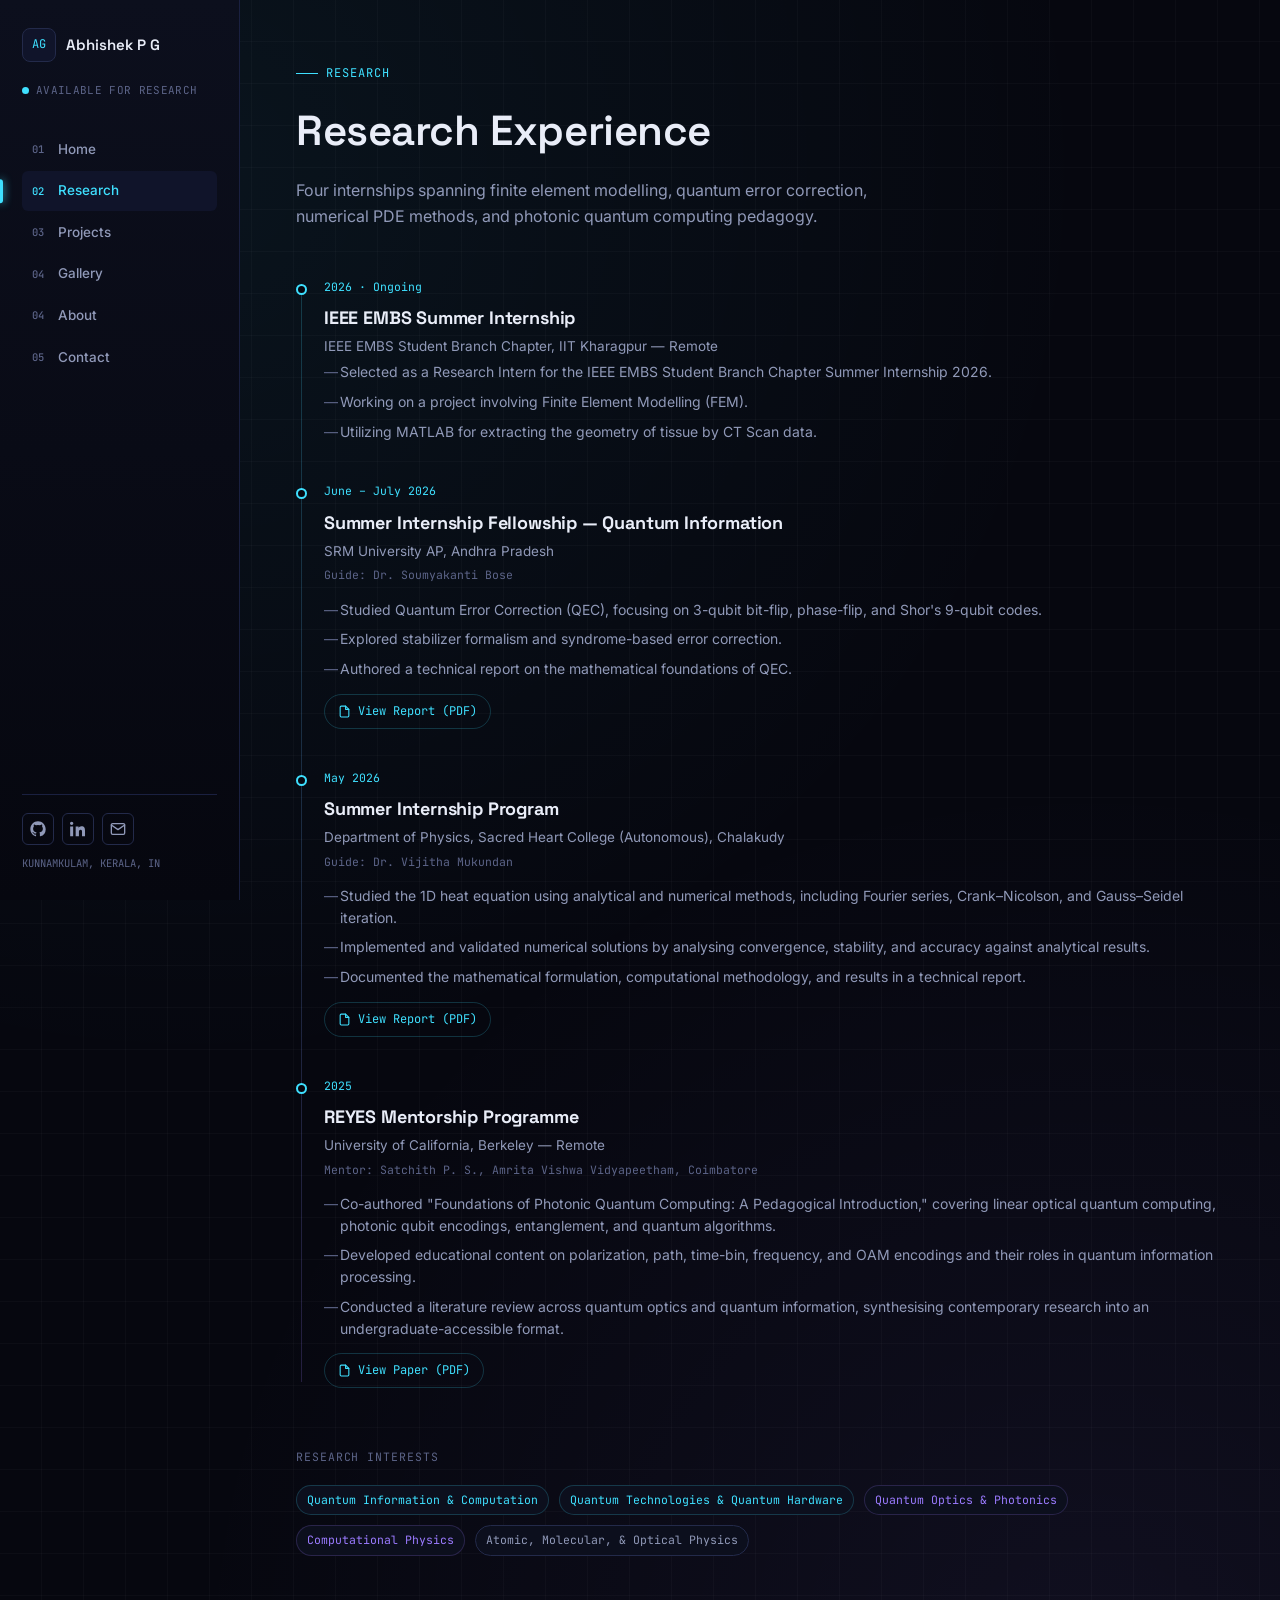
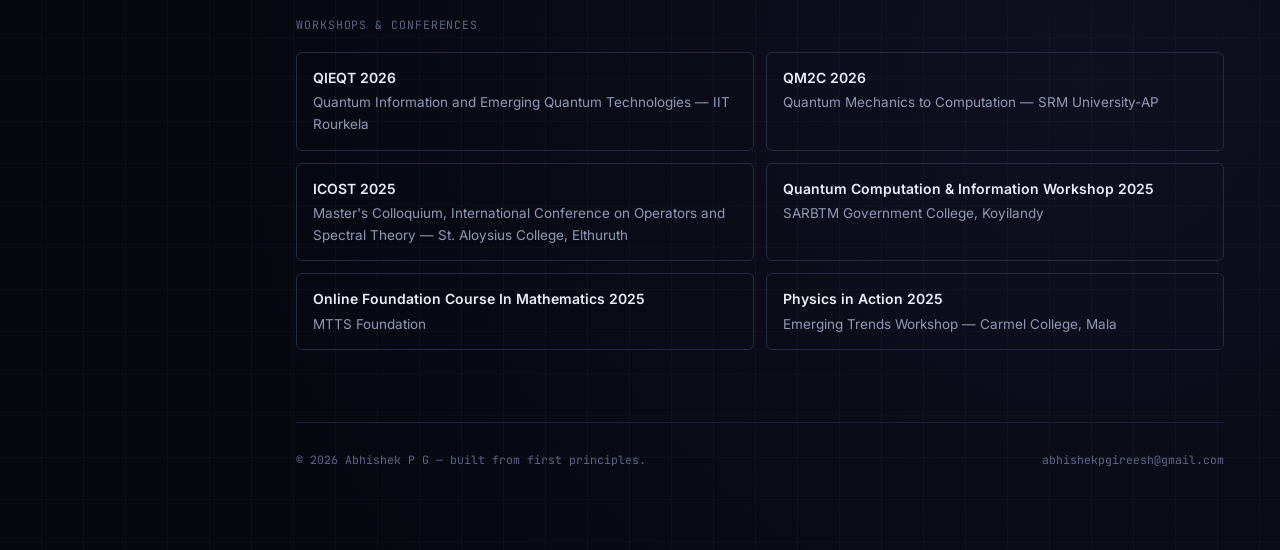
<file: research.html>
<!DOCTYPE html>
<html lang="en">
<head>
<meta charset="UTF-8">
<meta name="viewport" content="width=device-width, initial-scale=1.0">
<title>Research — Abhishek P G</title>
<link rel="icon" type="svg+xml" href="favicon.svg">
<link rel="icon" href="favicon.ico" sizes="any">
<link rel="apple-touch-icon" href="apple-touch-icon.png">
<link rel="preconnect" href="https://fonts.googleapis.com">
<link rel="preconnect" href="https://fonts.gstatic.com" crossorigin>
<link href="https://fonts.googleapis.com/css2?family=Space+Grotesk:wght@500;600;700&family=Inter:wght@400;500;600&family=JetBrains+Mono:wght@400;500&display=swap" rel="stylesheet">
<link rel="stylesheet" href="style.css">
</head>
<body>

<div class="topbar">
  <div class="brand-name">Abhishek P G</div>
  <button class="menu-toggle" aria-label="Open navigation" aria-expanded="false">
    <svg width="18" height="18" viewBox="0 0 24 24" fill="none" stroke="currentColor" stroke-width="2" stroke-linecap="round"><line x1="3" y1="6" x2="21" y2="6"/><line x1="3" y1="12" x2="21" y2="12"/><line x1="3" y1="18" x2="21" y2="18"/></svg>
  </button>
</div>

<div class="shell">
  <aside class="sidebar">
    <div class="brand">
      <div class="brand-mark">AG</div>
      <div class="brand-name">Abhishek P G</div>
    </div>
    <div class="status-row"><span class="status-dot"></span> AVAILABLE FOR RESEARCH</div>

    <nav class="nav-list">
      <a href="index.html"><span class="idx">01</span>Home</a>
      <a href="research.html"><span class="idx">02</span>Research</a>
      <a href="projects.html"><span class="idx">03</span>Projects</a>
       <a href="gallery.html"><span class="idx">04</span>Gallery</a>
      <a href="about.html"><span class="idx">04</span>About</a>
      <a href="contact.html"><span class="idx">05</span>Contact</a>
    </nav>

    <div class="sidebar-foot">
      <div class="sidebar-socials">
        <a class="icon-btn" href="https://github.com/avatheman" target="_blank" rel="noopener" aria-label="GitHub">
          <svg width="16" height="16" viewBox="0 0 24 24" fill="currentColor"><path d="M12 .5C5.73.5.5 5.73.5 12c0 5.08 3.29 9.39 7.86 10.91.57.1.78-.25.78-.55v-1.94c-3.2.7-3.88-1.54-3.88-1.54-.52-1.33-1.28-1.68-1.28-1.68-1.04-.72.08-.7.08-.7 1.15.08 1.76 1.18 1.76 1.18 1.03 1.75 2.7 1.25 3.36.96.1-.75.4-1.25.73-1.54-2.55-.29-5.24-1.28-5.24-5.7 0-1.26.45-2.29 1.18-3.1-.12-.29-.51-1.46.11-3.05 0 0 .96-.31 3.15 1.18a10.9 10.9 0 0 1 5.74 0c2.19-1.49 3.15-1.18 3.15-1.18.62 1.59.23 2.76.11 3.05.73.81 1.18 1.84 1.18 3.1 0 4.43-2.69 5.41-5.25 5.7.41.36.78 1.08.78 2.17v3.22c0 .3.21.66.79.55A10.51 10.51 0 0 0 23.5 12c0-6.27-5.23-11.5-11.5-11.5Z"/></svg>
        </a>
        <a class="icon-btn" href="https://linkedin.com/in/abhishek-p-gireesh" target="_blank" rel="noopener" aria-label="LinkedIn">
          <svg width="16" height="16" viewBox="0 0 24 24" fill="currentColor"><path d="M4.98 3.5C4.98 4.88 3.87 6 2.5 6S0 4.88 0 3.5 1.12 1 2.5 1s2.48 1.12 2.48 2.5ZM.24 8.24h4.5V23H.24V8.24ZM8.5 8.24h4.32v2.01h.06c.6-1.13 2.07-2.33 4.26-2.33 4.55 0 5.39 3 5.39 6.9V23h-4.5v-6.44c0-1.54-.03-3.53-2.15-3.53-2.15 0-2.48 1.68-2.48 3.41V23H8.5V8.24Z"/></svg>
        </a>
        <a class="icon-btn" href="mailto:abhishekpgireesh@gmail.com" aria-label="Email">
          <svg width="16" height="16" viewBox="0 0 24 24" fill="none" stroke="currentColor" stroke-width="2" stroke-linecap="round" stroke-linejoin="round"><rect x="2" y="4" width="20" height="16" rx="2"/><path d="m22 6-10 7L2 6"/></svg>
        </a>
      </div>
      <div class="sidebar-loc">KUNNAMKULAM, KERALA, IN</div>
    </div>
  </aside>

  <main>
    <div class="container">
      <div class="page-eyebrow">Research</div>
      <h1 class="page-title">Research Experience</h1>
      <p class="page-lede">Four internships spanning finite element modelling, quantum error correction, numerical PDE methods, and photonic quantum computing pedagogy.</p>

      <div class="timeline">
        <div class="tl-item">
          <span class="tl-dot"></span>
          <div class="tl-date">2026 · Ongoing</div>
          <h3>IEEE EMBS Summer Internship</h3>
          <div class="tl-org">IEEE EMBS Student Branch Chapter, IIT Kharagpur — Remote</div>
          <ul>
            <li>Selected as a Research Intern for the IEEE EMBS Student Branch Chapter Summer Internship 2026.</li>
            <li>Working on a project involving Finite Element Modelling (FEM).</li>
            <li>Utilizing MATLAB for extracting the geometry of tissue by CT Scan data.</li>
          </ul>
        </div>

        <div class="tl-item">
          <span class="tl-dot"></span>
          <div class="tl-date">June – July 2026</div>
          <h3>Summer Internship Fellowship — Quantum Information</h3>
          <div class="tl-org">SRM University AP, Andhra Pradesh</div>
          <div class="tl-guide">Guide: Dr. Soumyakanti Bose</div>
          <ul>
            <li>Studied Quantum Error Correction (QEC), focusing on 3-qubit bit-flip, phase-flip, and Shor's 9-qubit codes.</li>
            <li>Explored stabilizer formalism and syndrome-based error correction.</li>
            <li>Authored a technical report on the mathematical foundations of QEC.</li>
          </ul>
          <a class="tl-report-link" href="reports/qec-report.pdf" target="_blank" rel="noopener">
            <svg width="13" height="13" viewBox="0 0 24 24" fill="none" stroke="currentColor" stroke-width="2" stroke-linecap="round" stroke-linejoin="round"><path d="M14 2H6a2 2 0 0 0-2 2v16a2 2 0 0 0 2 2h12a2 2 0 0 0 2-2V8Z"/><path d="M14 2v6h6"/></svg>
            View Report (PDF)
          </a>
        </div>

        <div class="tl-item">
          <span class="tl-dot"></span>
          <div class="tl-date">May 2026</div>
          <h3>Summer Internship Program</h3>
          <div class="tl-org">Department of Physics, Sacred Heart College (Autonomous), Chalakudy</div>
          <div class="tl-guide">Guide: Dr. Vijitha Mukundan</div>
          <ul>
            <li>Studied the 1D heat equation using analytical and numerical methods, including Fourier series, Crank–Nicolson, and Gauss–Seidel iteration.</li>
            <li>Implemented and validated numerical solutions by analysing convergence, stability, and accuracy against analytical results.</li>
            <li>Documented the mathematical formulation, computational methodology, and results in a technical report.</li>
          </ul>
          <a class="tl-report-link" href="reports/pde-heat-equation-report.pdf" target="_blank" rel="noopener">
            <svg width="13" height="13" viewBox="0 0 24 24" fill="none" stroke="currentColor" stroke-width="2" stroke-linecap="round" stroke-linejoin="round"><path d="M14 2H6a2 2 0 0 0-2 2v16a2 2 0 0 0 2 2h12a2 2 0 0 0 2-2V8Z"/><path d="M14 2v6h6"/></svg>
            View Report (PDF)
          </a>
        </div>

        <div class="tl-item">
          <span class="tl-dot"></span>
          <div class="tl-date">2025</div>
          <h3>REYES Mentorship Programme</h3>
          <div class="tl-org">University of California, Berkeley — Remote</div>
          <div class="tl-guide">Mentor: Satchith P. S., Amrita Vishwa Vidyapeetham, Coimbatore</div>
          <ul>
            <li>Co-authored "Foundations of Photonic Quantum Computing: A Pedagogical Introduction," covering linear optical quantum computing, photonic qubit encodings, entanglement, and quantum algorithms.</li>
            <li>Developed educational content on polarization, path, time-bin, frequency, and OAM encodings and their roles in quantum information processing.</li>
            <li>Conducted a literature review across quantum optics and quantum information, synthesising contemporary research into an undergraduate-accessible format.</li>
          </ul>
          <a class="tl-report-link" href="reports/photonic-quantum-computing-paper.pdf" target="_blank" rel="noopener">
            <svg width="13" height="13" viewBox="0 0 24 24" fill="none" stroke="currentColor" stroke-width="2" stroke-linecap="round" stroke-linejoin="round"><path d="M14 2H6a2 2 0 0 0-2 2v16a2 2 0 0 0 2 2h12a2 2 0 0 0 2-2V8Z"/><path d="M14 2v6h6"/></svg>
            View Paper (PDF)
          </a>
        </div>
      </div>

      <div class="section-label">Research interests</div>
      <div class="interest-pills">
        <span class="tag cyan">Quantum Information &amp; Computation</span>
        <span class="tag cyan">Quantum Technologies &amp; Quantum Hardware</span>
        <span class="tag violet">Quantum Optics &amp; Photonics</span>
        <span class="tag violet">Computational Physics</span>
        <span class="tag">Atomic, Molecular, &amp; Optical Physics</span>
      </div>

      <div class="section-label">Workshops &amp; conferences</div>
      <div class="wc-grid" style="margin-bottom:60px;">
        <div class="wc-item"><b>QIEQT 2026</b>Quantum Information and Emerging Quantum Technologies — IIT Rourkela</div>
        <div class="wc-item"><b>QM2C 2026</b>Quantum Mechanics to Computation — SRM University-AP</div>
        <div class="wc-item"><b>ICOST 2025</b>Master's Colloquium, International Conference on Operators and Spectral Theory — St. Aloysius College, Elthuruth</div>
        <div class="wc-item"><b>Quantum Computation &amp; Information Workshop 2025</b>SARBTM Government College, Koyilandy</div>
        <div class="wc-item"><b>Online Foundation Course In Mathematics 2025</b>MTTS Foundation</div>
        <div class="wc-item"><b>Physics in Action 2025</b>Emerging Trends Workshop — Carmel College, Mala</div>
      </div>

      <footer class="site-footer">
        <div>© 2026 Abhishek P G — built from first principles.</div>
        <div><a href="contact.html">abhishekpgireesh@gmail.com</a></div>
      </footer>
    </div>
  </main>
</div>

<script src="main.js"></script>
</body>
</html>
</file>
<file: style.css>
/* ============================================================
   Abhishek P G — Portfolio
   Design language: "Deep-Space Quantum"
   bg near-black indigo · electric cyan + violet accents
   Display: Space Grotesk · Body: Inter · Mono/data: JetBrains Mono
   ============================================================ */

:root{
  --bg:            #06070f;
  --bg-elevated:   #0c0f1d;
  --surface:       #10142a;
  --surface-2:     #151b36;
  --border:        #232a4a;
  --border-soft:   #1a2040;

  --cyan:          #3fe0ff;
  --cyan-dim:      #3fe0ff33;
  --violet:        #9b7bff;
  --violet-dim:    #9b7bff33;
  --error:         #ff5470;
  --error-dim:     #ff547033;

  --text:          #e9edf8;
  --text-dim:      #9099b8;
  --text-faint:    #5c6488;

  --font-display:  'Space Grotesk', sans-serif;
  --font-body:     'Inter', sans-serif;
  --font-mono:     'JetBrains Mono', monospace;

  --sidebar-w:     240px;
  --radius:        10px;
  --radius-sm:     6px;

  --ease: cubic-bezier(.16,.8,.3,1);
}

*, *::before, *::after{ box-sizing: border-box; }
html{ scroll-behavior: smooth; }

@media (prefers-reduced-motion: reduce){
  html{ scroll-behavior: auto; }
  *, *::before, *::after{
    animation-duration: 0.01ms !important;
    animation-iteration-count: 1 !important;
    transition-duration: 0.01ms !important;
    scroll-behavior: auto !important;
  }
}

body{
  margin: 0;
  background: var(--bg);
  color: var(--text);
  font-family: var(--font-body);
  font-size: 16px;
  line-height: 1.6;
  -webkit-font-smoothing: antialiased;
}

/* faint starfield / grid texture on the page background */
body{
  background-image:
    radial-gradient(circle at 15% 8%, rgba(63,224,255,0.06), transparent 40%),
    radial-gradient(circle at 85% 78%, rgba(155,123,255,0.07), transparent 45%),
    linear-gradient(rgba(255,255,255,0.025) 1px, transparent 1px),
    linear-gradient(90deg, rgba(255,255,255,0.025) 1px, transparent 1px);
  background-size: auto, auto, 42px 42px, 42px 42px;
  background-position: 0 0, 0 0, -1px -1px, -1px -1px;
}

a{ color: inherit; text-decoration: none; }
h1,h2,h3,h4{ font-family: var(--font-display); margin: 0; letter-spacing: -0.01em; }
p{ margin: 0; }
ul{ margin: 0; padding: 0; list-style: none; }

:focus-visible{
  outline: 2px solid var(--cyan);
  outline-offset: 3px;
  border-radius: 3px;
}

/* ---------- layout shell ---------- */
.shell{
  display: flex;
  min-height: 100vh;
}

/* ---------- sidebar ---------- */
.sidebar{
  width: var(--sidebar-w);
  flex-shrink: 0;
  position: sticky;
  top: 0;
  height: 100vh;
  border-right: 1px solid var(--border-soft);
  background: linear-gradient(180deg, var(--bg-elevated), var(--bg));
  display: flex;
  flex-direction: column;
  padding: 28px 22px;
  z-index: 100;
}

.brand{
  display: flex;
  align-items: center;
  gap: 10px;
  margin-bottom: 6px;
}
.brand-mark{
  width: 34px; height: 34px;
  border-radius: 8px;
  border: 1px solid var(--border);
  background: var(--surface);
  display: flex; align-items: center; justify-content: center;
  font-family: var(--font-mono);
  font-size: 12px;
  color: var(--cyan);
  flex-shrink: 0;
}
.brand-name{
  font-family: var(--font-display);
  font-size: 15px;
  font-weight: 600;
  line-height: 1.2;
}
.status-row{
  display: flex; align-items: center; gap: 7px;
  margin: 14px 0 30px;
  font-family: var(--font-mono);
  font-size: 11px;
  color: var(--text-faint);
  letter-spacing: 0.03em;
}
.status-dot{
  width: 7px; height: 7px; border-radius: 50%;
  background: var(--cyan);
  box-shadow: 0 0 0 0 var(--cyan-dim);
  animation: pulse-dot 2.4s var(--ease) infinite;
}
@keyframes pulse-dot{
  0%   { box-shadow: 0 0 0 0 rgba(63,224,255,0.5); }
  70%  { box-shadow: 0 0 0 7px rgba(63,224,255,0); }
  100% { box-shadow: 0 0 0 0 rgba(63,224,255,0); }
}

.nav-list{
  display: flex;
  flex-direction: column;
  gap: 2px;
}
.nav-list a{
  display: flex;
  align-items: center;
  gap: 10px;
  padding: 9px 10px;
  border-radius: var(--radius-sm);
  font-size: 13.5px;
  color: var(--text-dim);
  font-weight: 500;
  transition: color .15s var(--ease), background .15s var(--ease);
  position: relative;
}
.nav-list a .idx{
  font-family: var(--font-mono);
  font-size: 10.5px;
  color: var(--text-faint);
  width: 16px;
}
.nav-list a:hover{ color: var(--text); background: var(--surface); }
.nav-list a.active{
  color: var(--cyan);
  background: var(--surface);
}
.nav-list a.active .idx{ color: var(--cyan); }
.nav-list a.active::before{
  content:'';
  position: absolute;
  left: -22px;
  top: 50%; transform: translateY(-50%);
  width: 3px; height: 60%;
  background: var(--cyan);
  border-radius: 0 3px 3px 0;
  box-shadow: 0 0 8px var(--cyan);
}

.sidebar-foot{
  margin-top: auto;
  padding-top: 18px;
  border-top: 1px solid var(--border-soft);
  display: flex;
  flex-direction: column;
  gap: 10px;
}
.sidebar-socials{
  display: flex; gap: 8px;
}
.icon-btn{
  width: 32px; height: 32px;
  border-radius: var(--radius-sm);
  border: 1px solid var(--border);
  display: flex; align-items: center; justify-content: center;
  color: var(--text-dim);
  transition: all .15s var(--ease);
}
.icon-btn:hover{ color: var(--cyan); border-color: var(--cyan-dim); background: var(--surface); }
.sidebar-loc{
  font-family: var(--font-mono);
  font-size: 10.5px;
  color: var(--text-faint);
}

/* mobile topbar */
.topbar{
  display: none;
  position: sticky; top: 0; z-index: 200;
  align-items: center; justify-content: space-between;
  padding: 14px 18px;
  background: var(--bg-elevated);
  border-bottom: 1px solid var(--border-soft);
}
.topbar .brand-name{ font-size: 14px; }
.menu-toggle{
  width: 36px; height: 36px;
  border: 1px solid var(--border);
  border-radius: var(--radius-sm);
  background: var(--surface);
  color: var(--text);
  display: flex; align-items: center; justify-content: center;
}

/* ---------- main content ---------- */
main{
  flex: 1;
  min-width: 0;
  padding: 64px 56px 80px;
}
.page-eyebrow{
  font-family: var(--font-mono);
  font-size: 12px;
  color: var(--cyan);
  letter-spacing: 0.08em;
  text-transform: uppercase;
  display: flex; align-items: center; gap: 8px;
  margin-bottom: 14px;
}
.page-eyebrow::before{
  content:'';
  width: 22px; height: 1px;
  background: var(--cyan);
}
.page-title{
  font-size: clamp(30px, 4vw, 42px);
  font-weight: 600;
  margin-bottom: 14px;
}
.page-lede{
  color: var(--text-dim);
  max-width: 640px;
  font-size: 16px;
  margin-bottom: 48px;
}

.container{ max-width: 980px; }

/* ---------- buttons ---------- */
.btn{
  display: inline-flex;
  align-items: center;
  gap: 8px;
  padding: 11px 20px;
  border-radius: var(--radius-sm);
  font-family: var(--font-body);
  font-weight: 600;
  font-size: 13.5px;
  cursor: pointer;
  border: 1px solid transparent;
  transition: all .15s var(--ease);
}
.btn-primary{
  background: linear-gradient(135deg, var(--cyan), #6fd6ff);
  color: #04141c;
  box-shadow: 0 0 0 1px rgba(63,224,255,0.15), 0 8px 24px -8px rgba(63,224,255,0.45);
}
.btn-primary:hover{ filter: brightness(1.08); transform: translateY(-1px); }
.btn-ghost{
  background: transparent;
  border-color: var(--border);
  color: var(--text);
}
.btn-ghost:hover{ border-color: var(--cyan-dim); color: var(--cyan); }
.btn-mini{
  padding: 8px 14px;
  font-size: 12.5px;
  border-radius: var(--radius-sm);
  border: 1px solid var(--border);
  background: var(--surface);
  color: var(--text-dim);
  cursor: pointer;
  font-family: var(--font-mono);
  transition: all .15s var(--ease);
}
.btn-mini:hover{ color: var(--text); border-color: var(--cyan-dim); }
.btn-mini:disabled{ opacity: 0.4; cursor: not-allowed; }
.btn-mini.violet:hover{ border-color: var(--violet-dim); color: var(--violet); }

/* ---------- cards ---------- */
.card{
  background: var(--surface);
  border: 1px solid var(--border);
  border-radius: var(--radius);
  padding: 26px;
  transition: border-color .2s var(--ease), transform .2s var(--ease);
}
.card:hover{ border-color: var(--border-soft); }

/* ---------- pills / tags ---------- */
.tag{
  display: inline-flex;
  align-items: center;
  font-family: var(--font-mono);
  font-size: 11.5px;
  padding: 5px 10px;
  border-radius: 100px;
  border: 1px solid var(--border);
  color: var(--text-dim);
  background: var(--bg-elevated);
}
.tag.cyan{ color: var(--cyan); border-color: var(--cyan-dim); }
.tag.violet{ color: var(--violet); border-color: var(--violet-dim); }

/* ---------- footer ---------- */
footer.site-footer{
  border-top: 1px solid var(--border-soft);
  margin-top: 72px;
  padding-top: 28px;
  display: flex;
  align-items: center;
  justify-content: space-between;
  flex-wrap: wrap;
  gap: 12px;
  font-family: var(--font-mono);
  font-size: 11.5px;
  color: var(--text-faint);
}
footer.site-footer a:hover{ color: var(--cyan); }

/* ================= responsive ================= */
@media (max-width: 860px){
  .shell{ flex-direction: column; }
  .sidebar{ display: none; }
  .topbar{ display: flex; }
  main{ padding: 40px 22px 64px; }

  .sidebar.mobile-open{
    display: flex;
    position: fixed;
    inset: 0 0 0 0;
    width: 100%;
    height: 100vh;
    z-index: 300;
  }
}

/* ============================================================
   HOME — hero + circuit demo + highlights + featured project
   ============================================================ */
.hero{
  display: grid;
  grid-template-columns: 1.05fr 0.95fr;
  gap: 48px;
  align-items: center;
  padding-bottom: 64px;
  border-bottom: 1px solid var(--border-soft);
  margin-bottom: 56px;
}
@media (max-width: 1000px){
  .hero{ grid-template-columns: 1fr; }
}
.hero-eyebrow{
  font-family: var(--font-mono);
  font-size: 12px;
  color: var(--violet);
  letter-spacing: 0.06em;
  margin-bottom: 18px;
}
.hero h1{
  font-size: clamp(38px, 5.4vw, 60px);
  font-weight: 700;
  line-height: 1.04;
  margin-bottom: 20px;
}
.hero h1 .accent{
  background: linear-gradient(100deg, var(--cyan), var(--violet));
  -webkit-background-clip: text;
  background-clip: text;
  color: transparent;
}
.hero-sub{
  color: var(--text-dim);
  font-size: 16.5px;
  max-width: 460px;
  margin-bottom: 30px;
}
.hero-cta{ display: flex; gap: 12px; flex-wrap: wrap; }

/* --- circuit demo panel --- */
.circuit-panel{
  background: var(--surface);
  border: 1px solid var(--border);
  border-radius: 14px;
  padding: 22px 22px 20px;
  position: relative;
  overflow: hidden;
}
.circuit-panel::before{
  content:'';
  position: absolute; inset: 0;
  background: radial-gradient(circle at 80% 0%, rgba(155,123,255,0.08), transparent 55%);
  pointer-events: none;
}
.circuit-head{
  display: flex; align-items: center; justify-content: space-between;
  margin-bottom: 4px;
}
.circuit-title{
  font-family: var(--font-mono);
  font-size: 11.5px;
  color: var(--text-dim);
  letter-spacing: 0.03em;
}
.circuit-title b{ color: var(--text); font-weight: 600; }
.circuit-state-label{
  font-family: var(--font-mono);
  font-size: 10.5px;
  padding: 3px 9px;
  border-radius: 100px;
  border: 1px solid var(--border);
  color: var(--text-dim);
  transition: all .2s var(--ease);
}
.circuit-state-label[data-state="error"]{ color: var(--error); border-color: var(--error-dim); background: rgba(255,84,112,0.08); }
.circuit-state-label[data-state="corrected"]{ color: var(--cyan); border-color: var(--cyan-dim); background: rgba(63,224,255,0.08); }

.circuit-svg-wrap{ margin: 10px 0 14px; }
.circuit-svg-wrap svg{ width: 100%; height: auto; display: block; }

.qline{ stroke: var(--border); stroke-width: 1.5; }
.wire-label{ font-family: var(--font-mono); font-size: 10px; fill: var(--text-faint); }
.gate-box{ fill: var(--bg-elevated); stroke: var(--border); stroke-width: 1.2; }
.gate-label{ font-family: var(--font-mono); font-size: 10px; fill: var(--text-dim); text-anchor: middle; }
.cnot-dot{ fill: var(--text-dim); }
.cnot-ring{ fill: none; stroke: var(--text-dim); stroke-width: 1.4; }
.cnot-line{ stroke: var(--text-dim); stroke-width: 1.2; }

.qubit-state{
  fill: var(--bg-elevated);
  stroke: var(--cyan-dim);
  stroke-width: 1.6;
  transition: stroke .3s var(--ease), fill .3s var(--ease);
}
.qubit-state.is-error{ stroke: var(--error); fill: rgba(255,84,112,0.12); }
.qubit-state.is-flash{ animation: flash-ring 0.5s var(--ease); }
@keyframes flash-ring{
  0%{ stroke-width: 1.6; }
  40%{ stroke-width: 5; }
  100%{ stroke-width: 1.6; }
}
.qubit-ket{ font-family: var(--font-mono); font-size: 10.5px; fill: var(--text); text-anchor: middle; }

.syndrome-box{
  fill: var(--bg-elevated); stroke: var(--border); stroke-width: 1.2;
  transition: stroke .25s var(--ease), fill .25s var(--ease);
}
.syndrome-box.lit{ stroke: var(--violet); fill: rgba(155,123,255,0.14); }
.syndrome-val{ font-family: var(--font-mono); font-size: 11px; fill: var(--text-dim); text-anchor: middle; transition: fill .25s var(--ease); }
.syndrome-val.lit{ fill: var(--violet); }

.circuit-controls{
  display: flex; gap: 8px; flex-wrap: wrap;
  margin-top: 6px;
}
.circuit-caption{
  font-size: 12.5px;
  color: var(--text-faint);
  margin-top: 14px;
  line-height: 1.55;
}
.circuit-caption a{ color: var(--cyan); }
.circuit-caption a:hover{ text-decoration: underline; }

/* --- highlights strip --- */
.section-label{
  font-family: var(--font-mono);
  font-size: 11.5px;
  color: var(--text-faint);
  letter-spacing: 0.08em;
  text-transform: uppercase;
  margin-bottom: 18px;
}
.highlights-grid{
  display: grid;
  grid-template-columns: repeat(4, 1fr);
  gap: 14px;
  margin-bottom: 60px;
}
@media (max-width: 900px){ .highlights-grid{ grid-template-columns: repeat(2, 1fr); } }
@media (max-width: 520px){ .highlights-grid{ grid-template-columns: 1fr; } }
.highlight-card{
  display: block;
  background: var(--surface);
  border: 1px solid var(--border);
  border-radius: var(--radius);
  padding: 18px;
  transition: all .18s var(--ease);
}
.highlight-card:hover{ border-color: var(--cyan-dim); transform: translateY(-2px); }
.highlight-year{ font-family: var(--font-mono); font-size: 11px; color: var(--cyan); margin-bottom: 8px; display: block; }
.highlight-name{ font-weight: 600; font-size: 14px; margin-bottom: 6px; }
.highlight-desc{ font-size: 12.5px; color: var(--text-dim); line-height: 1.5; }

/* --- featured project --- */
.featured-project{
  display: grid;
  grid-template-columns: 1fr 1fr;
  gap: 0;
  border: 1px solid var(--border);
  border-radius: 14px;
  overflow: hidden;
  margin-bottom: 20px;
}
@media (max-width: 800px){ .featured-project{ grid-template-columns: 1fr; } }
.featured-visual{
  background:
    radial-gradient(circle at 30% 30%, rgba(63,224,255,0.16), transparent 55%),
    radial-gradient(circle at 75% 70%, rgba(155,123,255,0.18), transparent 55%),
    var(--bg-elevated);
  position: relative;
  min-height: 220px;
  display: flex; align-items: center; justify-content: center;
  padding: 24px;
}
.featured-body{ padding: 30px; background: var(--surface); }
.featured-body h3{ font-size: 21px; margin-bottom: 10px; }
.featured-body p{ color: var(--text-dim); font-size: 13.5px; margin-bottom: 16px; }
.featured-tags{ display: flex; gap: 8px; flex-wrap: wrap; margin-bottom: 20px; }

/* ============================================================
   RESEARCH — timeline
   ============================================================ */
.timeline{
  position: relative;
  padding-left: 28px;
  margin-bottom: 60px;
}
.timeline::before{
  content:'';
  position: absolute; left: 5px; top: 6px; bottom: 6px;
  width: 1px;
  background: linear-gradient(var(--cyan-dim), var(--violet-dim));
}
.tl-item{
  position: relative;
  padding-bottom: 40px;
}
.tl-item:last-child{ padding-bottom: 0; }
.tl-dot{
  position: absolute; left: -28px; top: 6px;
  width: 11px; height: 11px; border-radius: 50%;
  background: var(--bg);
  border: 2px solid var(--cyan);
}
.tl-date{
  font-family: var(--font-mono);
  font-size: 11.5px;
  color: var(--cyan);
  margin-bottom: 8px;
}
.tl-item h3{ font-size: 18px; margin-bottom: 3px; }
.tl-org{ font-size: 13.5px; color: var(--text-dim); margin-bottom: 4px; }
.tl-guide{ font-family: var(--font-mono); font-size: 11.5px; color: var(--text-faint); margin-bottom: 14px; }
.tl-item ul{ display: flex; flex-direction: column; gap: 8px; }
.tl-item li{
  font-size: 14px; color: var(--text-dim);
  padding-left: 16px; position: relative; line-height: 1.55;
}
.tl-item li::before{
  content:'—'; position: absolute; left: 0; color: var(--text-faint);
}

.interest-pills{ display: flex; flex-wrap: wrap; gap: 10px; margin-bottom: 60px; }

.wc-grid{ display: grid; grid-template-columns: 1fr 1fr; gap: 12px; }
@media (max-width: 700px){ .wc-grid{ grid-template-columns: 1fr; } }
.wc-item{
  border: 1px solid var(--border); border-radius: var(--radius-sm);
  padding: 14px 16px; font-size: 13.5px; color: var(--text-dim);
}
.wc-item b{ display: block; color: var(--text); font-size: 14px; margin-bottom: 3px; font-weight: 600; }

/* ============================================================
   PROJECTS
   ============================================================ */
.project-card{ margin-bottom: 24px; }
.project-head{ display: flex; align-items: flex-start; justify-content: space-between; gap: 20px; margin-bottom: 6px; flex-wrap: wrap; }
.project-head h3{ font-size: 20px; }
.project-meta{ font-family: var(--font-mono); font-size: 11.5px; color: var(--text-faint); margin-bottom: 16px; }
.project-card ul{ display: flex; flex-direction: column; gap: 9px; margin-bottom: 18px; }
.project-card li{ font-size: 14px; color: var(--text-dim); padding-left: 16px; position: relative; line-height: 1.55; }
.project-card li::before{ content:'—'; position: absolute; left: 0; color: var(--text-faint); }
.project-tags{ display: flex; flex-wrap: wrap; gap: 8px; }

/* ============================================================
   ABOUT — education / skills / achievements
   ============================================================ */
.about-grid{ display: grid; grid-template-columns: 1fr 1fr; gap: 20px; margin-bottom: 20px; }
@media (max-width: 800px){ .about-grid{ grid-template-columns: 1fr; } }
.edu-item{ margin-bottom: 18px; }
.edu-item:last-child{ margin-bottom: 0; }
.edu-item h4{ font-size: 15px; margin-bottom: 3px; }
.edu-item .edu-meta{ font-family: var(--font-mono); font-size: 11.5px; color: var(--text-faint); margin-bottom: 6px; }
.edu-item p{ font-size: 13px; color: var(--text-dim); line-height: 1.5; }

.skill-row{ margin-bottom: 16px; }
.skill-row:last-child{ margin-bottom: 0; }
.skill-cat{ font-family: var(--font-mono); font-size: 11px; color: var(--violet); text-transform: uppercase; letter-spacing: 0.05em; margin-bottom: 8px; }
.skill-tags{ display: flex; flex-wrap: wrap; gap: 7px; }

.achv-list{ display: flex; flex-direction: column; gap: 12px; margin-bottom: 40px; }
.achv-item{
  display: flex; gap: 14px; align-items: flex-start;
  font-size: 14px; color: var(--text-dim);
  padding: 12px 0; border-bottom: 1px solid var(--border-soft);
}
.achv-item:last-child{ border-bottom: none; }
.achv-mark{ font-family: var(--font-mono); font-size: 11px; color: var(--cyan); flex-shrink: 0; margin-top: 2px; }
.achv-item b{ color: var(--text); font-weight: 600; }

.lang-row{ display: flex; gap: 22px; flex-wrap: wrap; }
.lang-item{ font-size: 14px; color: var(--text-dim); }
.lang-item b{ color: var(--text); }

/* ============================================================
   CONTACT
   ============================================================ */
.contact-grid{ display: grid; grid-template-columns: 1.1fr 0.9fr; gap: 40px; }
@media (max-width: 800px){ .contact-grid{ grid-template-columns: 1fr; } }
.contact-list{ display: flex; flex-direction: column; gap: 4px; }
.contact-row{
  display: flex; align-items: center; gap: 16px;
  padding: 18px 4px;
  border-bottom: 1px solid var(--border-soft);
  transition: transform .15s var(--ease);
}
.contact-row:hover{ transform: translateX(4px); }
.contact-row:first-child{ padding-top: 4px; }
.contact-icon{
  width: 38px; height: 38px; flex-shrink: 0;
  border: 1px solid var(--border); border-radius: var(--radius-sm);
  display: flex; align-items: center; justify-content: center;
  color: var(--cyan);
}
.contact-label{ font-family: var(--font-mono); font-size: 10.5px; color: var(--text-faint); text-transform: uppercase; letter-spacing: 0.05em; margin-bottom: 3px; }
.contact-value{ font-size: 15px; font-weight: 500; }
.contact-note{
  margin-top: 28px;
  font-size: 13px;
  color: var(--text-faint);
  line-height: 1.6;
}
.availability-card{
  background: linear-gradient(160deg, rgba(63,224,255,0.06), rgba(155,123,255,0.05));
}
.availability-card h4{ font-size: 15px; margin-bottom: 10px; }
.availability-card p{ font-size: 13.5px; color: var(--text-dim); line-height: 1.6; margin-bottom: 18px; }

/* --- report link (research timeline) --- */
.tl-report-link{
  display: inline-flex;
  align-items: center;
  gap: 7px;
  margin-top: 14px;
  font-family: var(--font-mono);
  font-size: 12px;
  color: var(--cyan);
  border: 1px solid var(--cyan-dim);
  padding: 7px 13px;
  border-radius: 100px;
  transition: all .15s var(--ease);
}
.tl-report-link:hover{ background: rgba(63,224,255,0.08); border-color: var(--cyan); }
.tl-report-link svg{ flex-shrink: 0; }

/* --- project team --- */
.project-team{
  margin-top: 22px;
  padding-top: 20px;
  border-top: 1px solid var(--border-soft);
}
.team-grid{ display: flex; flex-wrap: wrap; gap: 10px; }
.team-member{
  display: inline-flex;
  align-items: center;
  gap: 8px;
  padding: 8px 14px;
  border: 1px solid var(--border);
  border-radius: 100px;
  font-size: 13px;
  color: var(--text-dim);
  background: var(--bg-elevated);
  transition: all .15s var(--ease);
}
.team-member svg{ color: var(--text-faint); flex-shrink: 0; transition: color .15s var(--ease); }
.team-member:hover{ color: var(--cyan); border-color: var(--cyan-dim); }
.team-member:hover svg{ color: var(--cyan); }

/* ============================================================
   404 page
   ============================================================ */
.error-shell{
  min-height: 100vh;
  display: flex;
  flex-direction: column;
  align-items: center;
  justify-content: center;
  text-align: center;
  padding: 40px 24px;
}
.error-code{
  font-family: var(--font-display);
  font-size: clamp(80px, 16vw, 160px);
  font-weight: 700;
  line-height: 1;
  background: linear-gradient(100deg, var(--cyan), var(--violet));
  -webkit-background-clip: text;
  background-clip: text;
  color: transparent;
  margin-bottom: 6px;
}
.error-title{
  font-family: var(--font-display);
  font-size: 22px;
  font-weight: 600;
  margin-bottom: 10px;
}
.error-sub{
  color: var(--text-dim);
  font-size: 14.5px;
  max-width: 380px;
  margin-bottom: 30px;
  line-height: 1.6;
}
.error-links{
  display: flex;
  gap: 10px;
  flex-wrap: wrap;
  justify-content: center;
  margin-top: 14px;
}
.error-links a{
  font-family: var(--font-mono);
  font-size: 12px;
  color: var(--text-dim);
  border: 1px solid var(--border);
  padding: 7px 14px;
  border-radius: 100px;
  transition: all .15s var(--ease);
}
.error-links a:hover{ color: var(--cyan); border-color: var(--cyan-dim); }

/* --- certifications --- */
.cert-grid{
  display: grid;
  grid-template-columns: repeat(2, 1fr);
  gap: 14px;
  margin-bottom: 40px;
}
@media (max-width: 700px){ .cert-grid{ grid-template-columns: 1fr; } }
.cert-box{
  background: var(--surface);
  border: 1px solid var(--border);
  border-radius: var(--radius);
  padding: 18px;
  transition: all .18s var(--ease);
}
.cert-box:hover{ border-color: var(--violet-dim); transform: translateY(-2px); }
.cert-icon{
  width: 36px; height: 36px; flex-shrink: 0;
  border: 1px solid var(--border);
  border-radius: var(--radius-sm);
  display: flex; align-items: center; justify-content: center;
  color: var(--violet);
  margin-bottom: 14px;
}
.cert-name{ font-size: 14px; font-weight: 600; color: var(--text); margin-bottom: 5px; line-height: 1.4; }
.cert-issuer{ font-family: var(--font-mono); font-size: 11.5px; color: var(--text-faint); }

/* ============================================================
   GALLERY — certifications showcase + special moments
   ============================================================ */
.gallery-intro{ margin-bottom: 44px; }

/* --- certificate cards --- */
.cert-showcase-grid{
  display: grid;
  grid-template-columns: repeat(3, 1fr);
  gap: 18px;
  margin-bottom: 70px;
}
@media (max-width: 900px){ .cert-showcase-grid{ grid-template-columns: repeat(2, 1fr); } }
@media (max-width: 560px){ .cert-showcase-grid{ grid-template-columns: 1fr; } }

.cert-showcase-card{
  background: var(--surface);
  border: 1px solid var(--border);
  border-radius: var(--radius);
  overflow: hidden;
  transition: all .18s var(--ease);
}
.cert-showcase-card:hover{ border-color: var(--violet-dim); transform: translateY(-2px); }

.cert-thumb{
  display: block;
  width: 100%;
  aspect-ratio: 4 / 3;
  border: none;
  padding: 0;
  cursor: zoom-in;
  background: var(--bg-elevated);
  position: relative;
  overflow: hidden;
}
.cert-thumb img{
  width: 100%; height: 100%;
  object-fit: cover;
  display: block;
  transition: transform .3s var(--ease);
}
.cert-thumb:hover img{ transform: scale(1.04); }
.cert-thumb::after{
  content: 'View full size';
  position: absolute;
  inset: auto 0 0 0;
  padding: 8px 12px;
  font-family: var(--font-mono);
  font-size: 10.5px;
  color: var(--text);
  background: linear-gradient(0deg, rgba(6,7,15,0.85), transparent);
  opacity: 0;
  transition: opacity .18s var(--ease);
  text-align: left;
}
.cert-thumb:hover::after{ opacity: 1; }

/* graceful placeholder when an image hasn't been added yet */
.cert-thumb.img-missing{ cursor: default; }
.cert-thumb.img-missing::after{ content: none; }
.cert-thumb.img-missing::before{
  content: 'Certificate preview';
  position: absolute; inset: 0;
  display: flex; align-items: center; justify-content: center;
  font-family: var(--font-mono);
  font-size: 11px;
  color: var(--text-faint);
  background:
    repeating-linear-gradient(45deg, transparent, transparent 10px, rgba(255,255,255,0.02) 10px, rgba(255,255,255,0.02) 20px),
    var(--bg-elevated);
}

.cert-showcase-body{ padding: 16px 18px 18px; }
.cert-showcase-name{ font-size: 14px; font-weight: 600; color: var(--text); margin-bottom: 4px; line-height: 1.4; }
.cert-showcase-issuer{ font-family: var(--font-mono); font-size: 11px; color: var(--text-faint); margin-bottom: 12px; }
.cert-pdf-link{
  display: inline-flex; align-items: center; gap: 6px;
  font-family: var(--font-mono); font-size: 11.5px;
  color: var(--cyan);
}
.cert-pdf-link:hover{ text-decoration: underline; }

/* --- special moments --- */
.moments-grid{
  display: grid;
  grid-template-columns: repeat(3, 1fr);
  gap: 14px;
  margin-bottom: 20px;
}
@media (max-width: 900px){ .moments-grid{ grid-template-columns: repeat(2, 1fr); } }
@media (max-width: 560px){ .moments-grid{ grid-template-columns: 1fr; } }

.moment-tile{
  display: block;
  width: 100%;
  aspect-ratio: 1 / 1;
  border: 1px solid var(--border);
  border-radius: var(--radius);
  padding: 0;
  cursor: zoom-in;
  background: var(--bg-elevated);
  position: relative;
  overflow: hidden;
  transition: border-color .18s var(--ease);
}
.moment-tile:hover{ border-color: var(--cyan-dim); }
.moment-tile img{
  width: 100%; height: 100%;
  object-fit: cover;
  display: block;
  transition: transform .35s var(--ease);
}
.moment-tile:hover img{ transform: scale(1.06); }
.moment-caption{
  position: absolute; inset: auto 0 0 0;
  padding: 12px 14px 10px;
  background: linear-gradient(0deg, rgba(6,7,15,0.92), transparent);
  font-size: 12px;
  color: var(--text);
  text-align: left;
  opacity: 0;
  transform: translateY(6px);
  transition: all .2s var(--ease);
}
.moment-tile:hover .moment-caption{ opacity: 1; transform: translateY(0); }

.moment-tile.img-missing{ cursor: default; }
.moment-tile.img-missing img{ display: none; }
.moment-tile.img-missing .moment-caption{ opacity: 1; transform: none; background: none; }
.moment-tile.img-missing::before{
  content: '';
  position: absolute; inset: 0;
  background:
    repeating-linear-gradient(45deg, transparent, transparent 10px, rgba(255,255,255,0.02) 10px, rgba(255,255,255,0.02) 20px),
    var(--bg-elevated);
}

/* --- lightbox --- */
.lightbox{
  position: fixed; inset: 0;
  background: rgba(4,5,10,0.92);
  display: flex;
  align-items: center;
  justify-content: center;
  padding: 40px 24px;
  opacity: 0;
  pointer-events: none;
  transition: opacity .2s var(--ease);
  z-index: 1000;
}
.lightbox.open{ opacity: 1; pointer-events: auto; }
.lightbox-img{
  max-width: min(900px, 92vw);
  max-height: 78vh;
  border-radius: 10px;
  border: 1px solid var(--border);
  box-shadow: 0 30px 80px -20px rgba(0,0,0,0.6);
}
.lightbox-caption{
  position: absolute;
  bottom: 34px; left: 0; right: 0;
  text-align: center;
  font-family: var(--font-mono);
  font-size: 12.5px;
  color: var(--text-dim);
}
.lightbox-close{
  position: absolute; top: 22px; right: 26px;
  width: 40px; height: 40px;
  border-radius: 50%;
  border: 1px solid var(--border);
  background: var(--surface);
  color: var(--text);
  font-size: 20px;
  line-height: 1;
  cursor: pointer;
  display: flex; align-items: center; justify-content: center;
  transition: all .15s var(--ease);
}
.lightbox-close:hover{ color: var(--cyan); border-color: var(--cyan-dim); }
</file>
